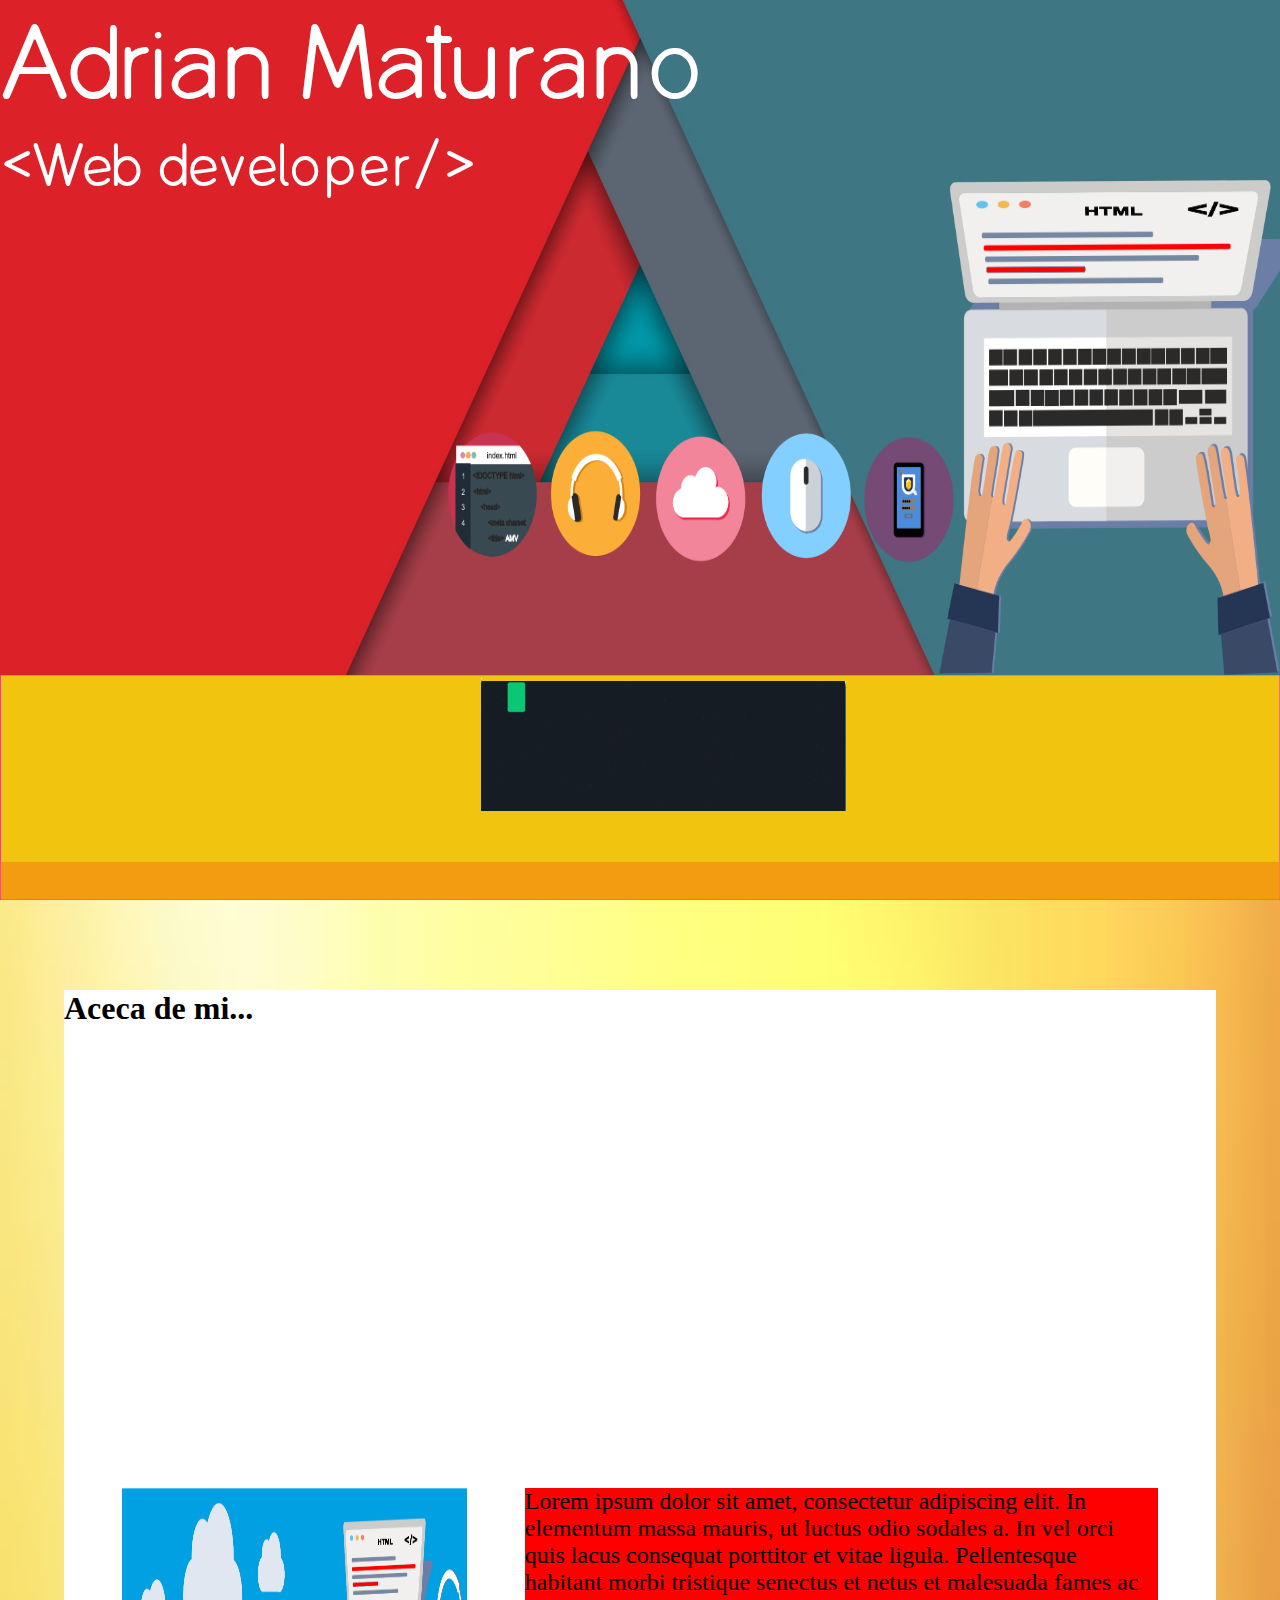
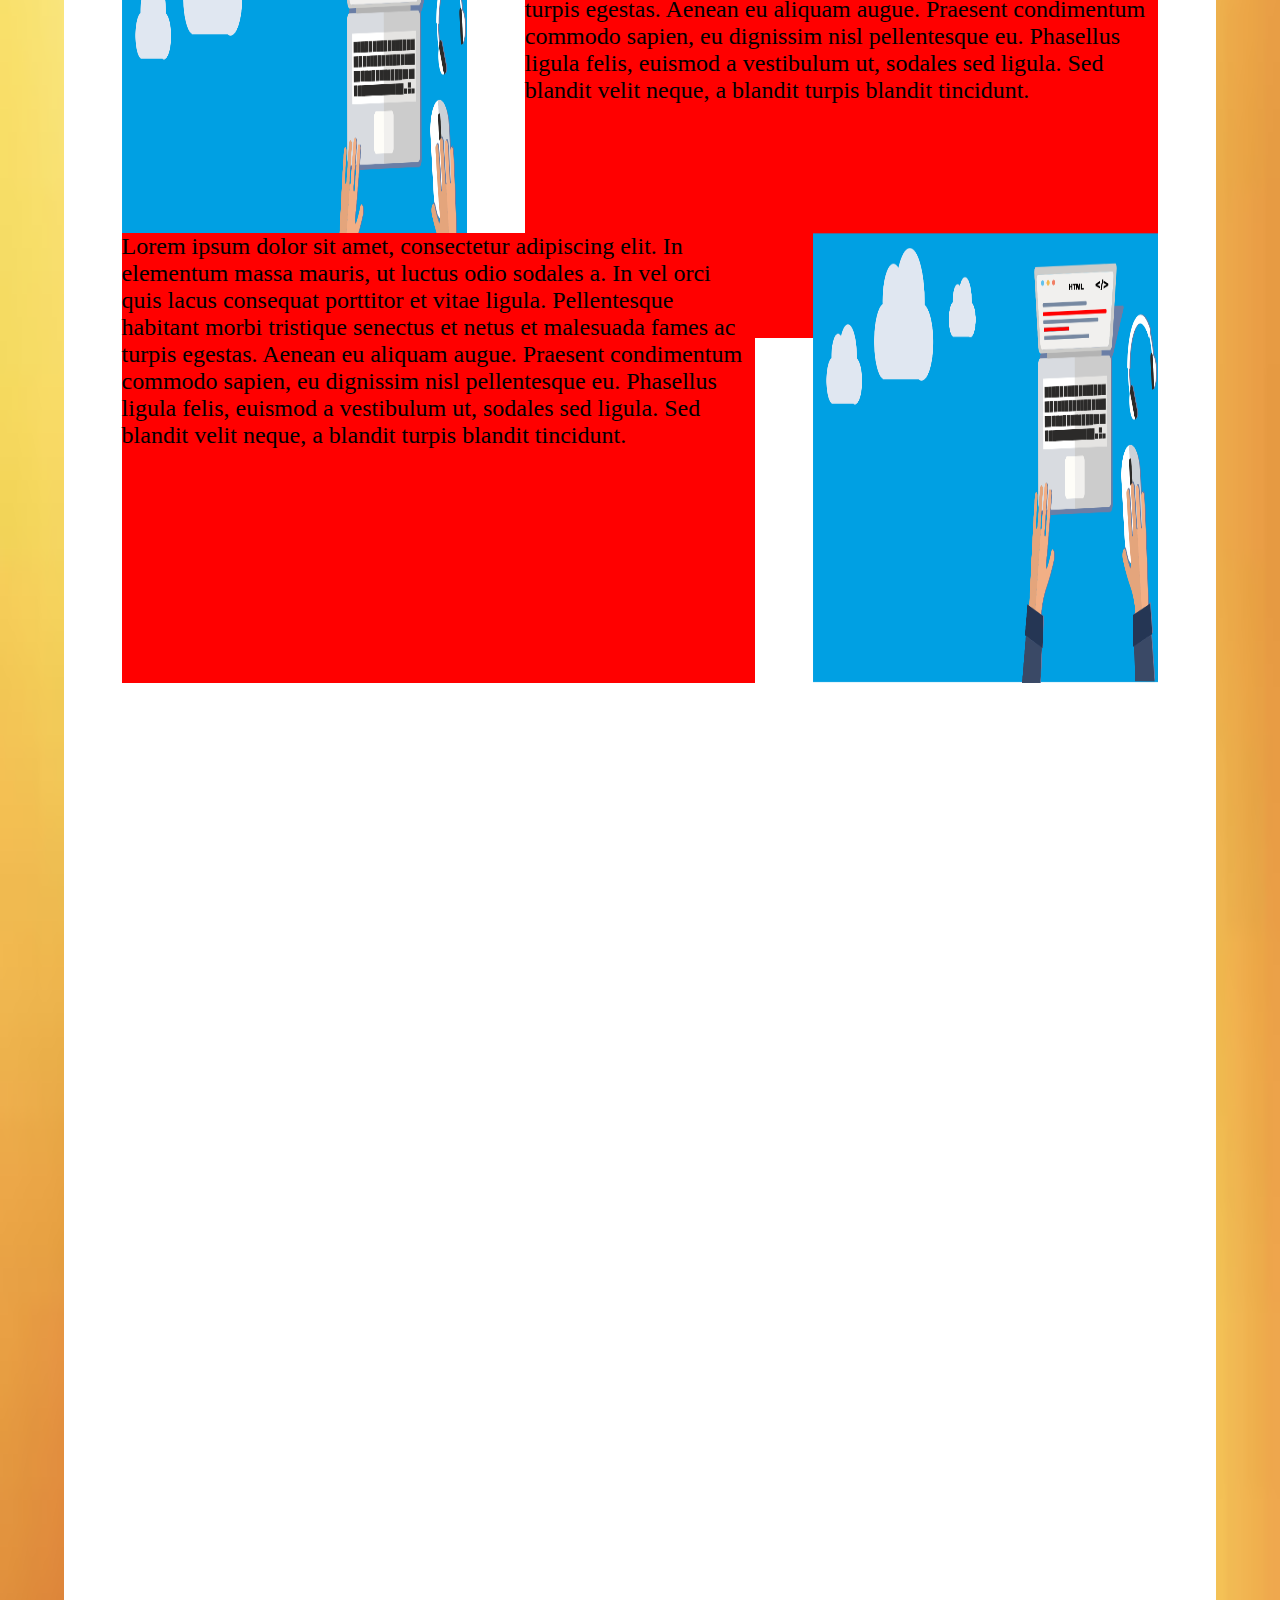
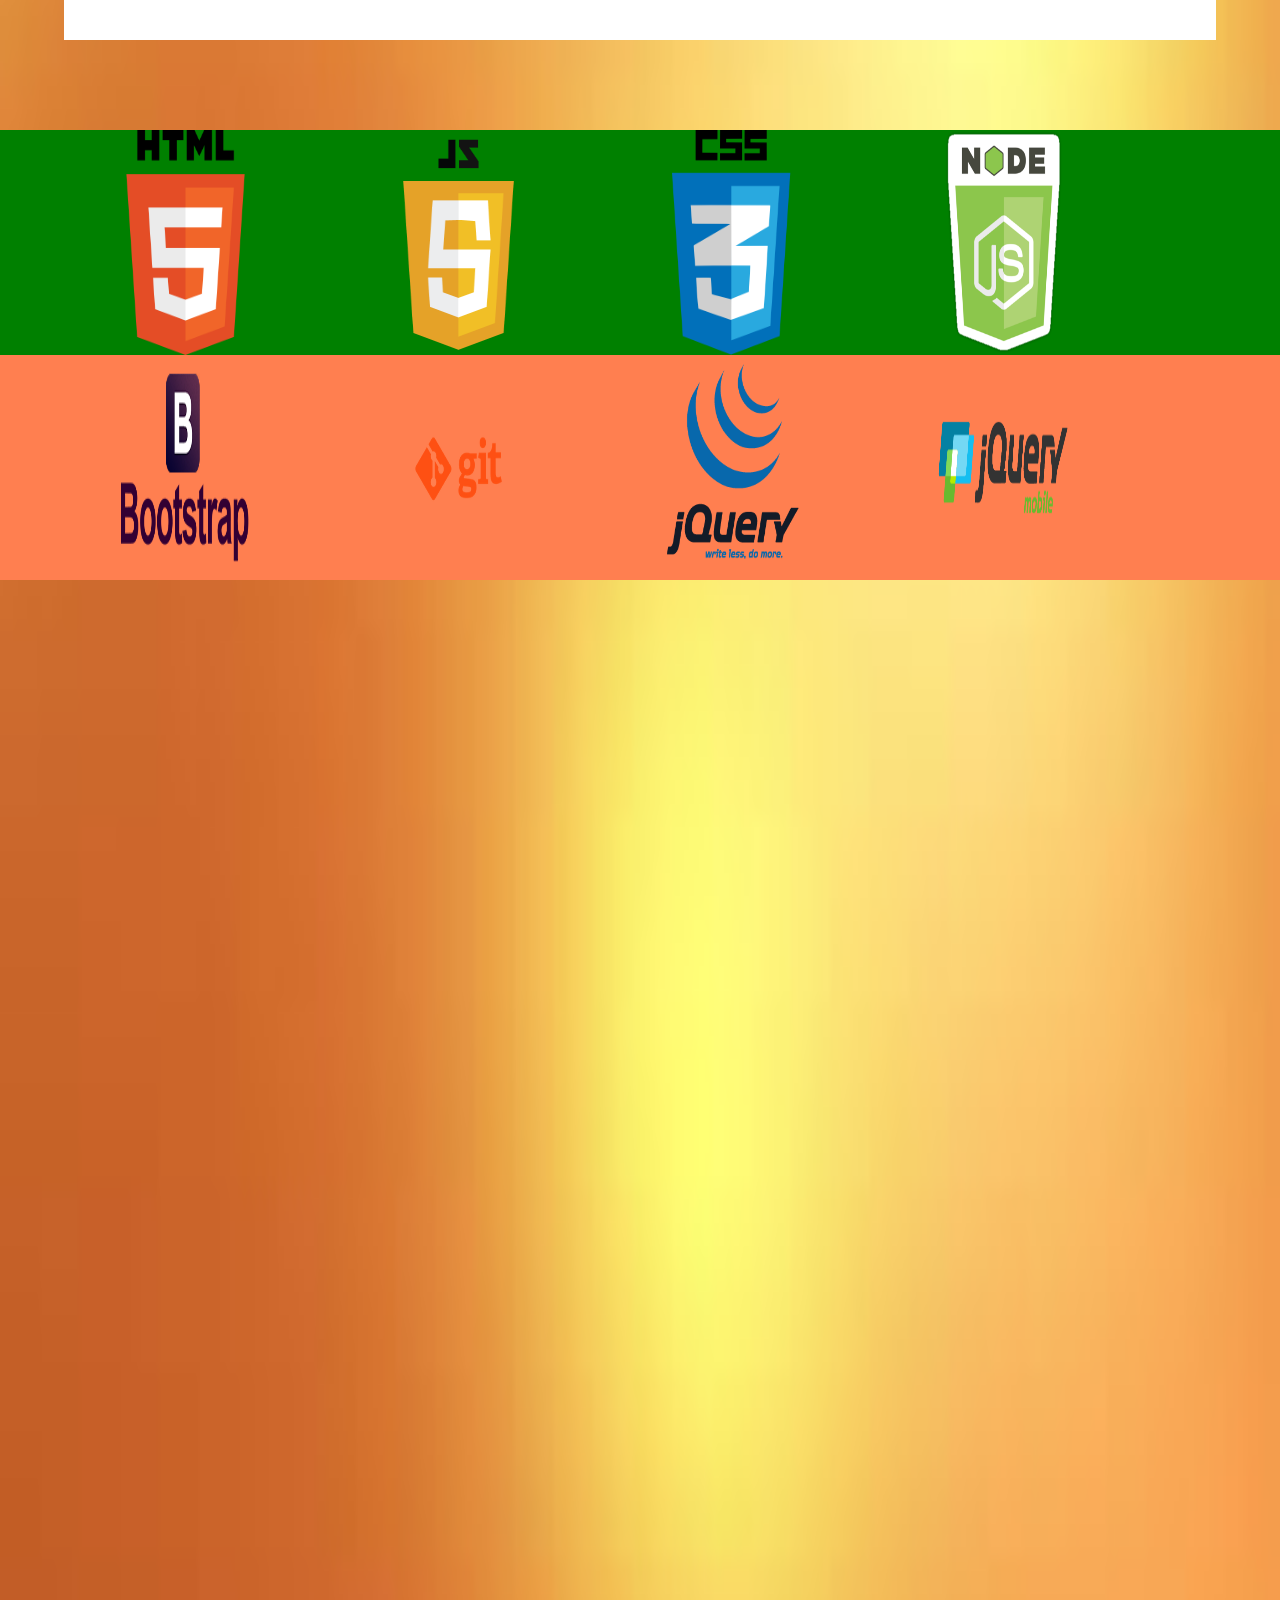
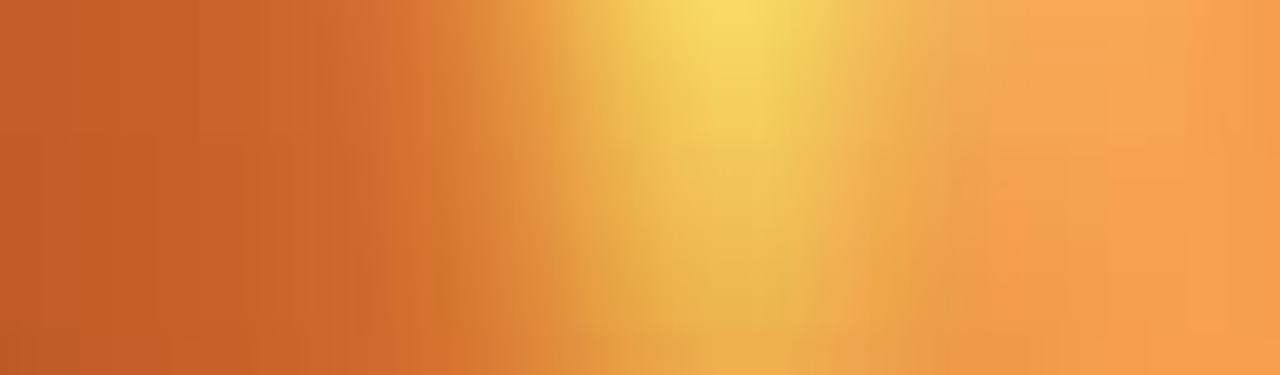
<file: static/index.html>
<!DOCTYPE html>
<html lang="en">
<head>
	<meta charset="UTF-8">
	<title>Adrian M</title>
	
	
	
	<link rel="stylesheet" href="css/animations.css">
	<link rel="stylesheet" href="css/style.css">
	
</head>
<body>
	
	<div id="mainHead">
		<img src="img/inicio.png" alt="inicio">
		<p><h1>Adrian Maturano</h1><h3>&ltWeb developer/&gt</h3></p>
	</div>
	
	
	<div id="contenido">
		
	
			<section id="bannerG"> <img src="img/2.gif" alt=""> </section>
			<section id="aboutme"> 
				<h1>Aceca de mi...</h1>
				<div class='animatedParent'>
						<div id="parrafoUno" class='animated bounceInDown'>
							
		
							<p>
								Lorem ipsum dolor sit amet, consectetur adipiscing elit. In elementum massa mauris, ut luctus odio sodales a. In vel orci quis lacus consequat porttitor et vitae ligula. Pellentesque habitant morbi tristique senectus et netus et malesuada fames ac turpis egestas. Aenean eu aliquam augue. Praesent condimentum commodo sapien, eu dignissim nisl pellentesque eu. Phasellus ligula felis, euismod a vestibulum ut, sodales sed ligula. Sed blandit velit neque, a blandit turpis blandit tincidunt.
		
							</p>
							
						</div> <!--div parafo uno-->
				</div> <!-- div animate -->
				
				<div class='animatedParent'>
					<img src="img/1.jpg" alt="" class='animated bounceInRight'>
				</div> <!-- div animate -->
				
				
				<div id="parrafoDos">
					<p>
						Lorem ipsum dolor sit amet, consectetur adipiscing elit. In elementum massa mauris, ut luctus odio sodales a. In vel orci quis lacus consequat porttitor et vitae ligula. Pellentesque habitant morbi tristique senectus et netus et malesuada fames ac turpis egestas. Aenean eu aliquam augue. Praesent condimentum commodo sapien, eu dignissim nisl pellentesque eu. Phasellus ligula felis, euismod a vestibulum ut, sodales sed ligula. Sed blandit velit neque, a blandit turpis blandit tincidunt.

					</p>
					
				</div><!--div parafo dos-->
				<img id="imgDos"src="img/1.png" alt="">
				
				<div id="parrafoTres">
					<p>
						Lorem ipsum dolor sit amet, consectetur adipiscing elit. In elementum massa mauris, ut luctus odio sodales a. In vel orci quis lacus consequat porttitor et vitae ligula. Pellentesque habitant morbi tristique senectus et netus et malesuada fames ac turpis egestas. Aenean eu aliquam augue. Praesent condimentum commodo sapien, eu dignissim nisl pellentesque eu. Phasellus ligula felis, euismod a vestibulum ut, sodales sed ligula. Sed blandit velit neque, a blandit turpis blandit tincidunt.
				</p>
					
					
					
				</div> <!--div parafo tres-->
				
				<img id="imgTres"src="img/1.png" alt="">
				
				
				
			</section>
			<section id="bannerT">
			<div id="primeraFila">
				<img src="img/h.png" alt="">
				<img src="img/j.png" alt="">
				<img src="img/css.png" alt="">
				<img src="img/node.png" alt="">	
			</div>
			<div id="segundaFila">
				<img src="img/bootstrap.png" alt="">
				<img src="img/git.png" alt="">	
				<img src="img/jquery.png" alt="">
				<img src="img/jquerym.png" alt="">	
			</div>	
			
			
			</section>
	</div><!-- div contenido-->
	
	<div id="skill">
	
	</div>
	
	
	<!-- Scripts -->
	<script src="js/jquery.js"></script>
	<script src="js/jquerya.js"></script>
	<script src="js/css3-animate-it.js"></script>
	
</body>

</html>
</file>
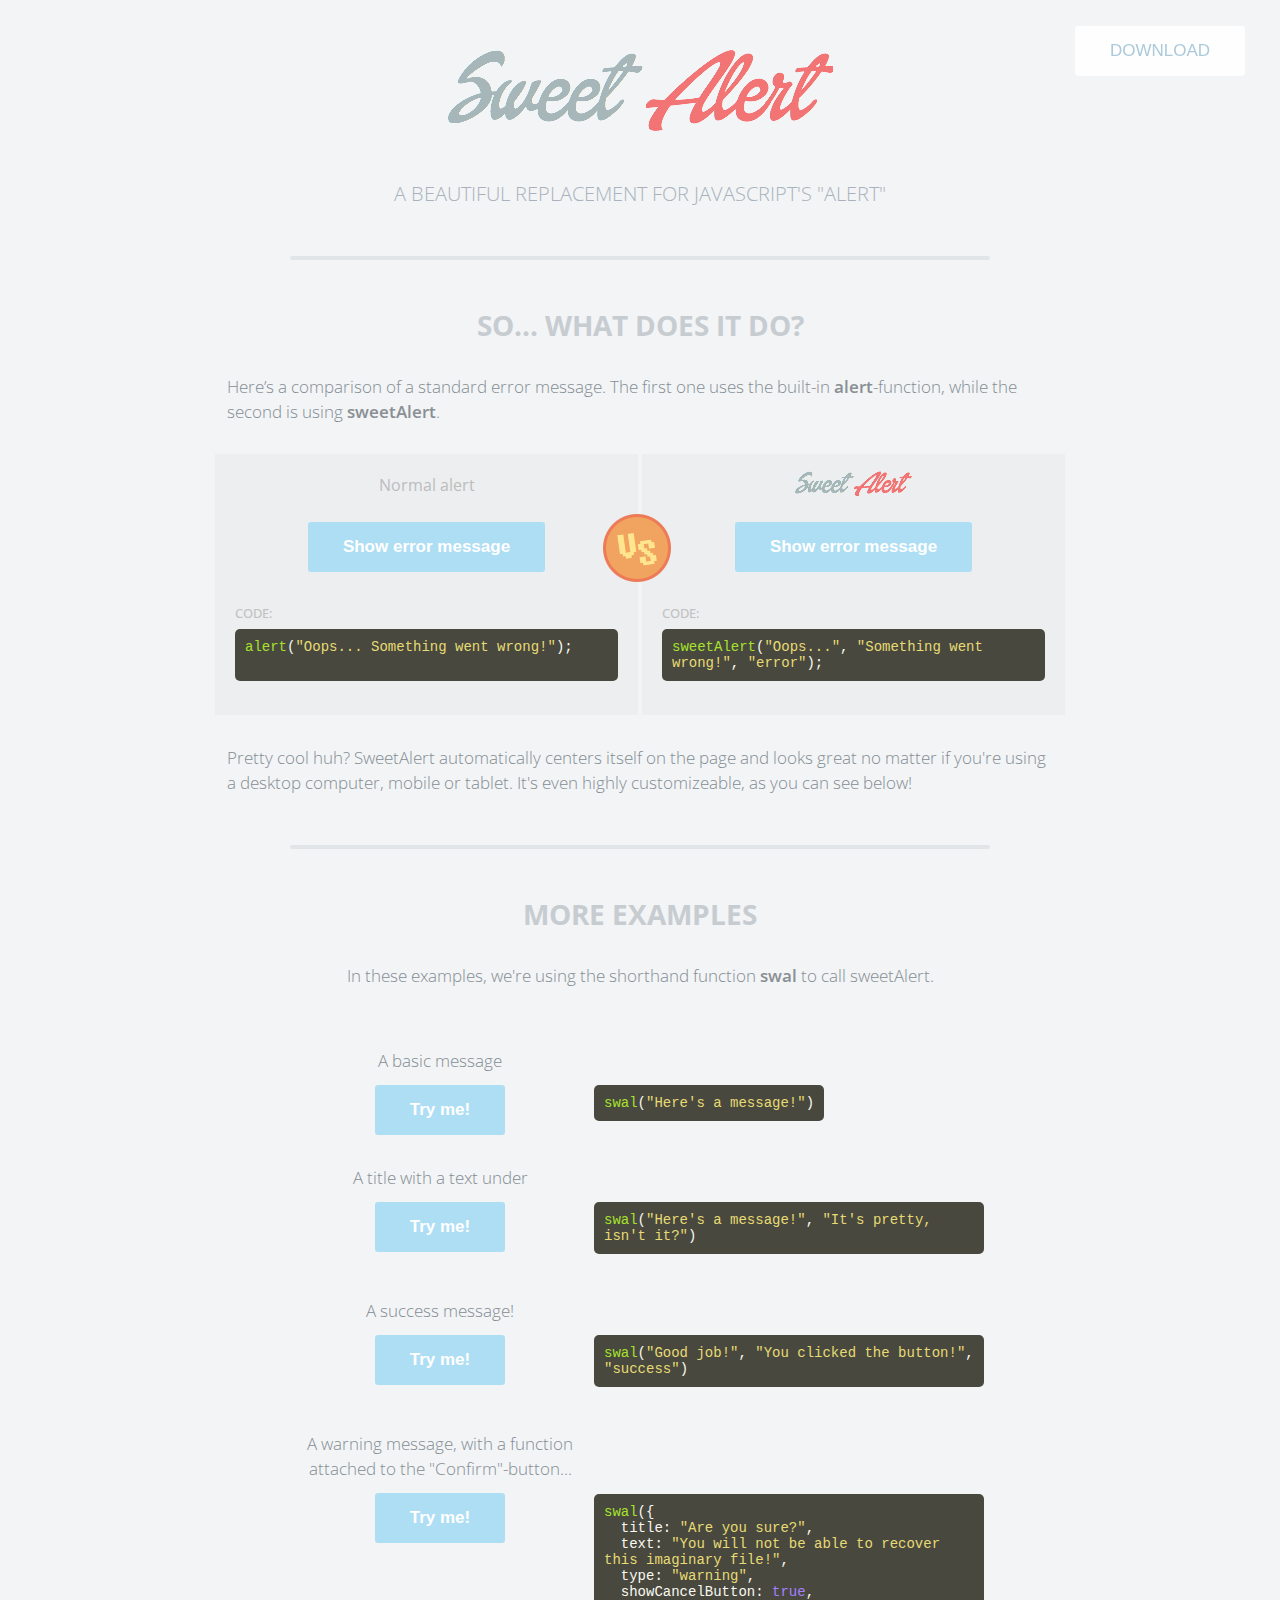
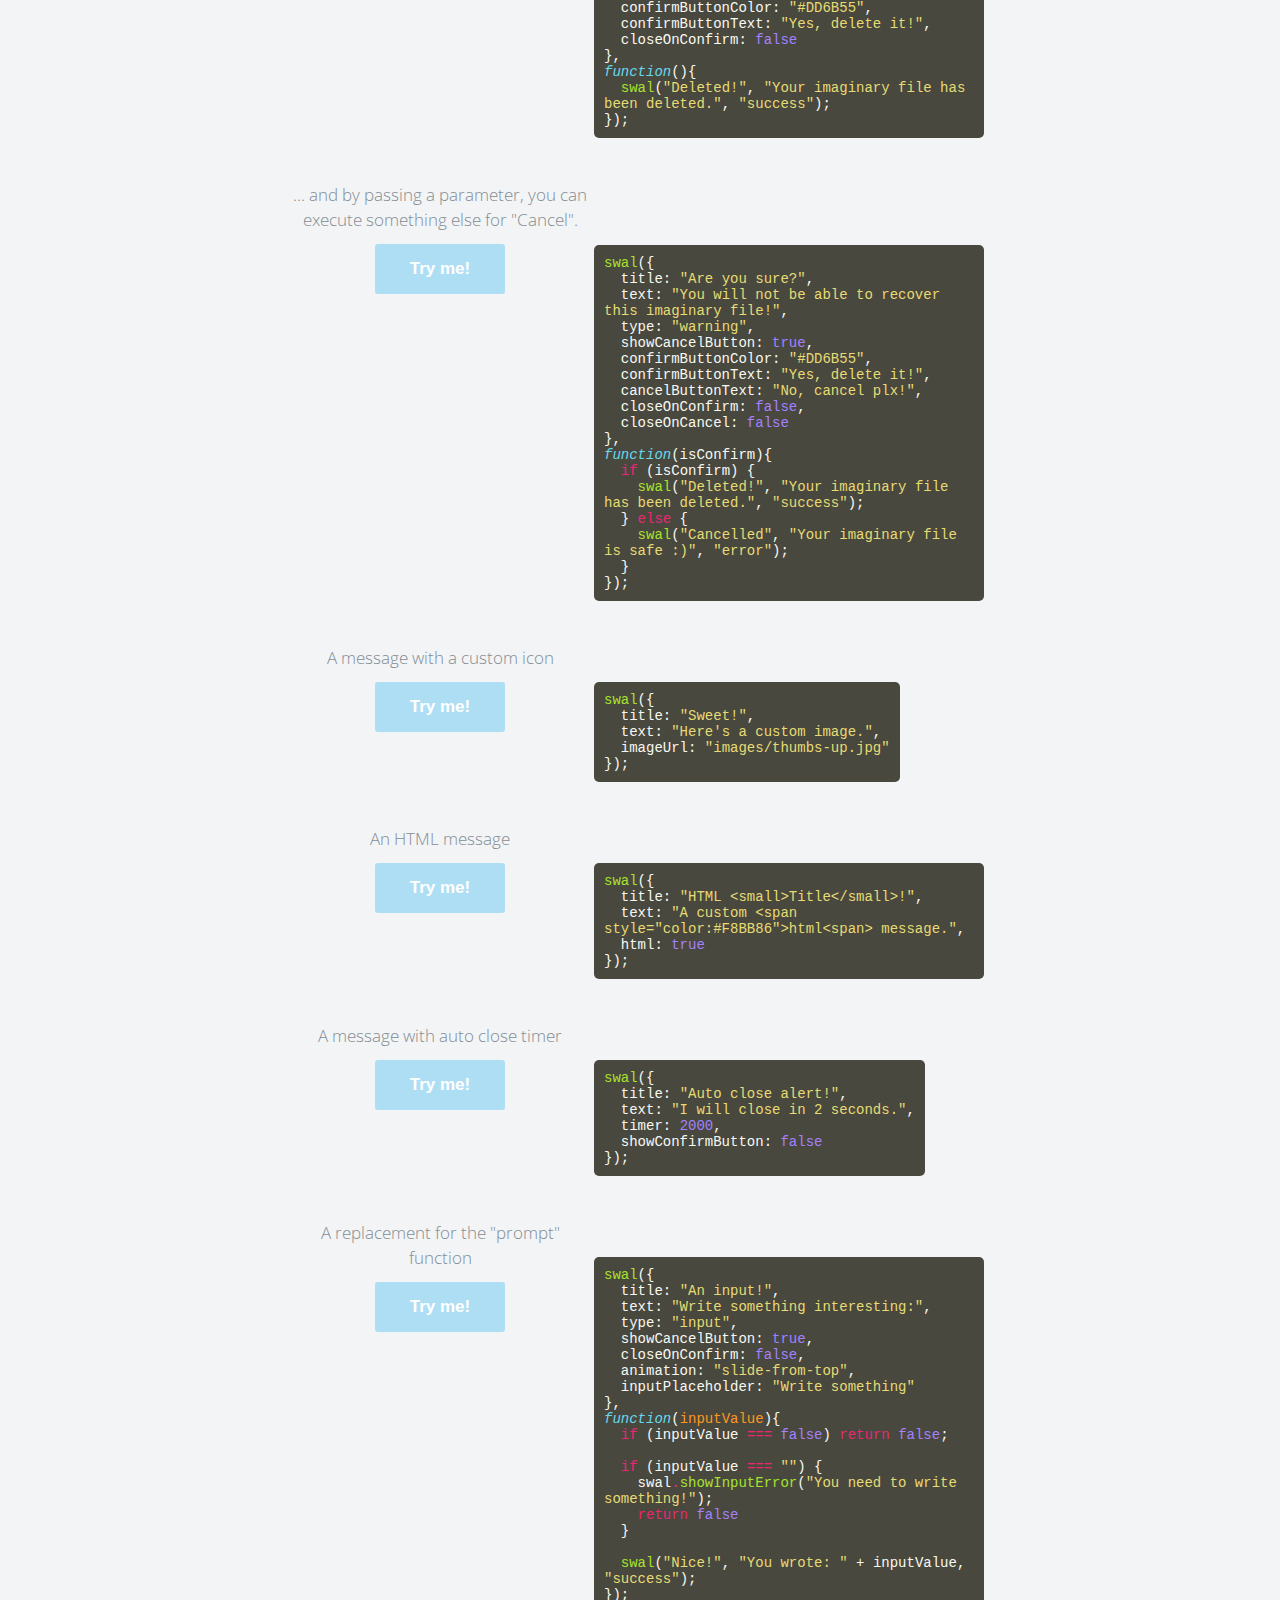
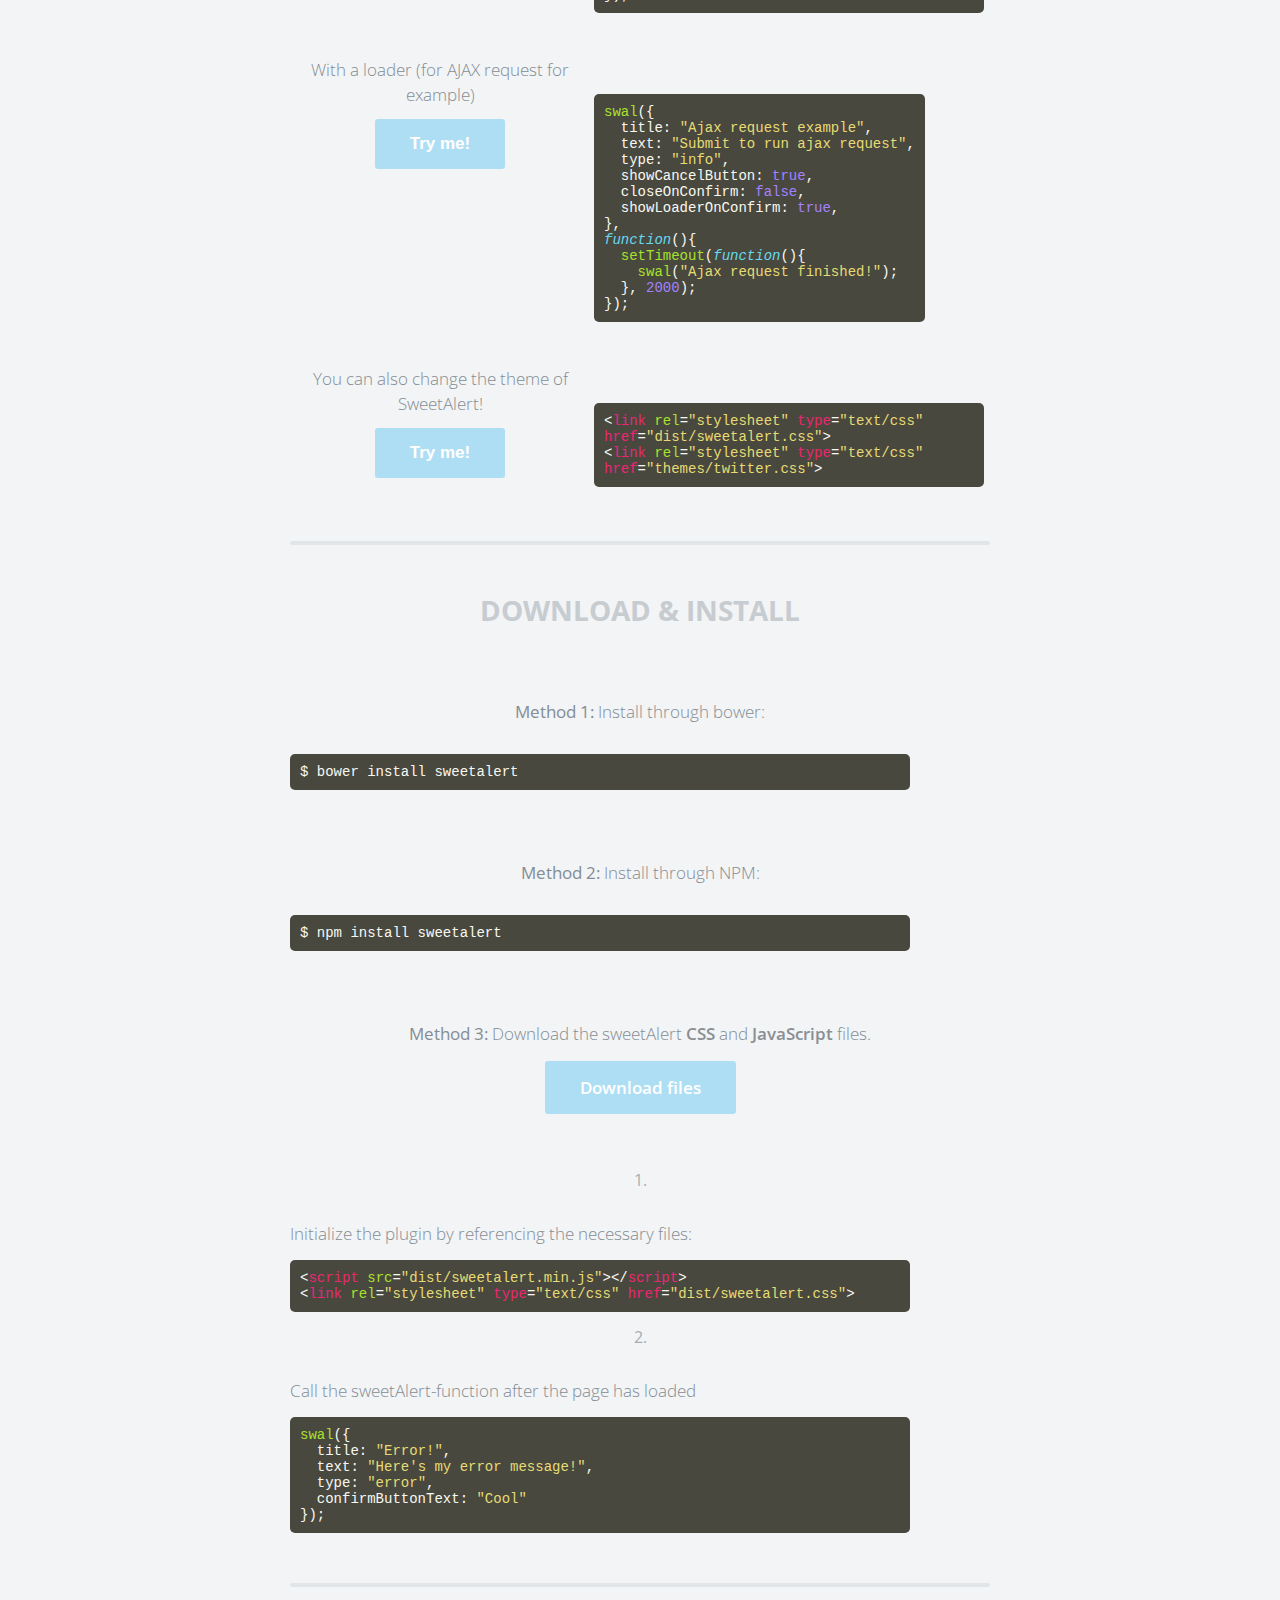
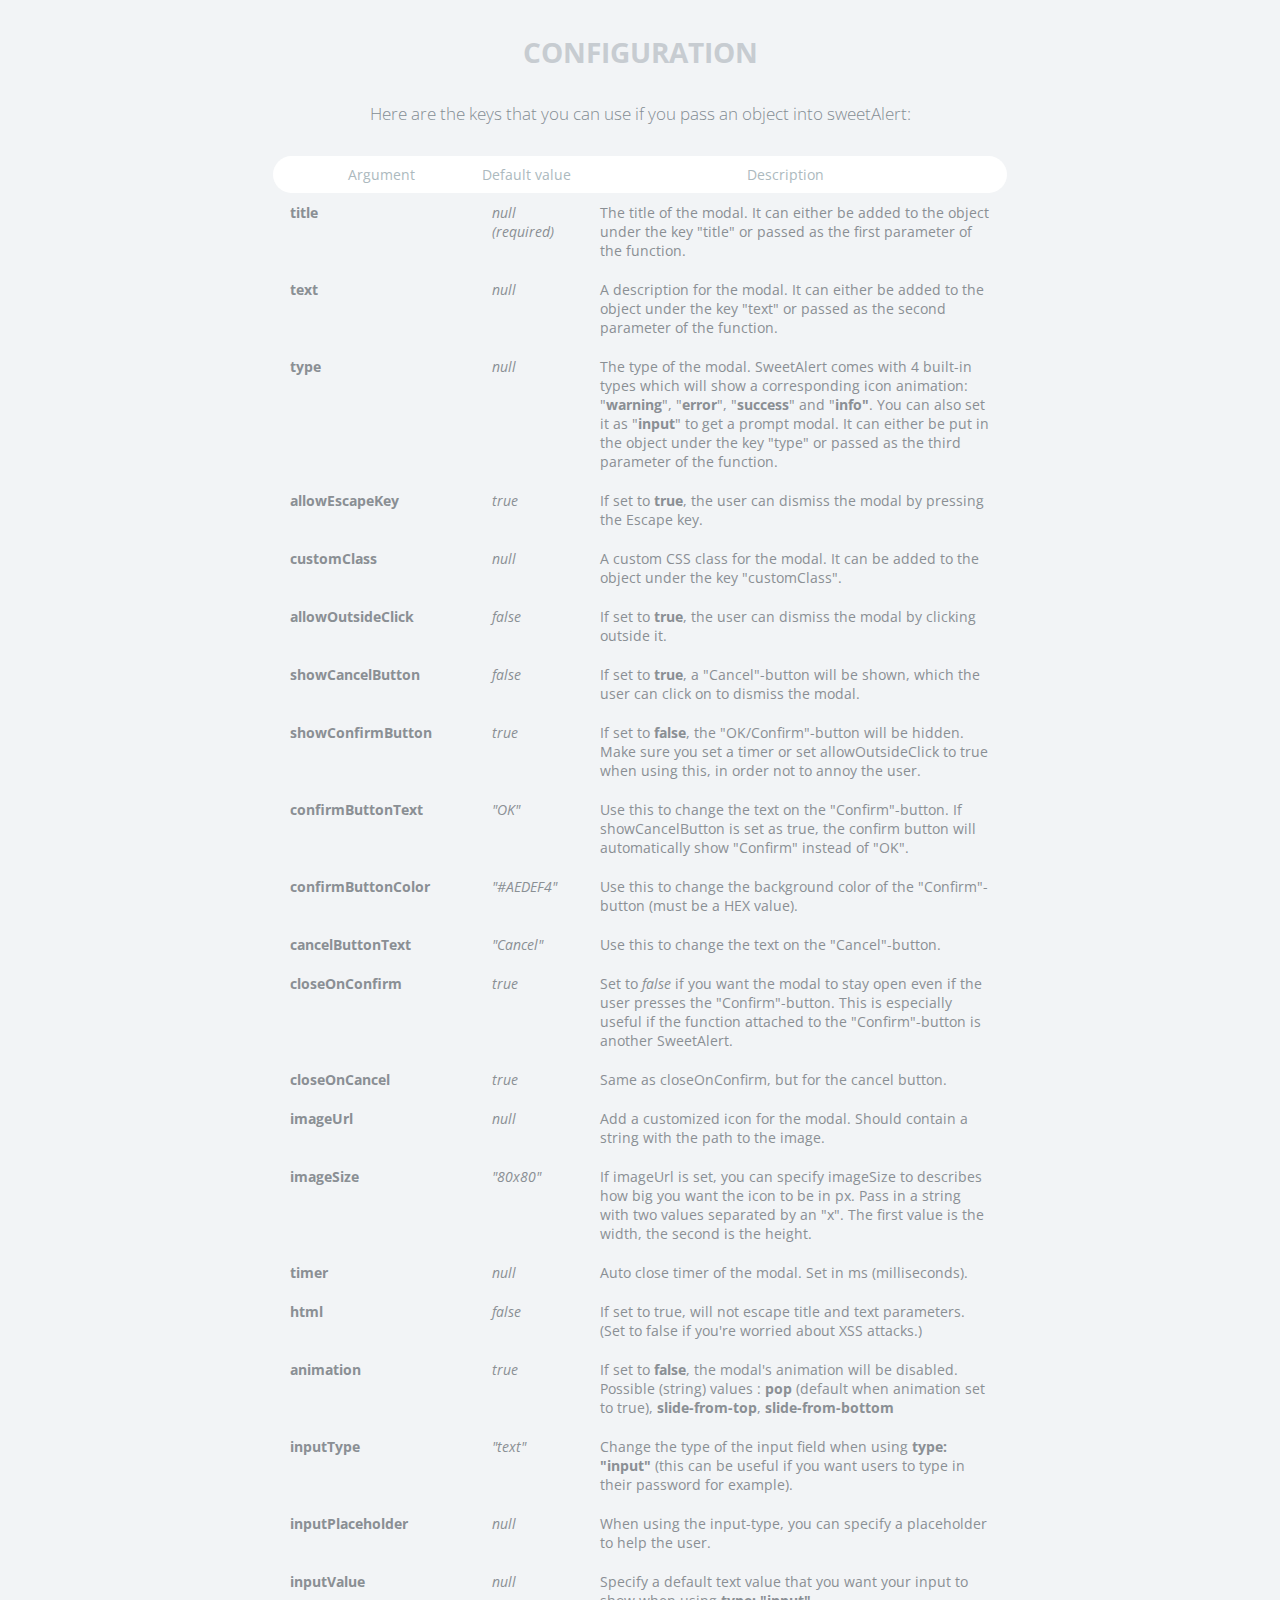
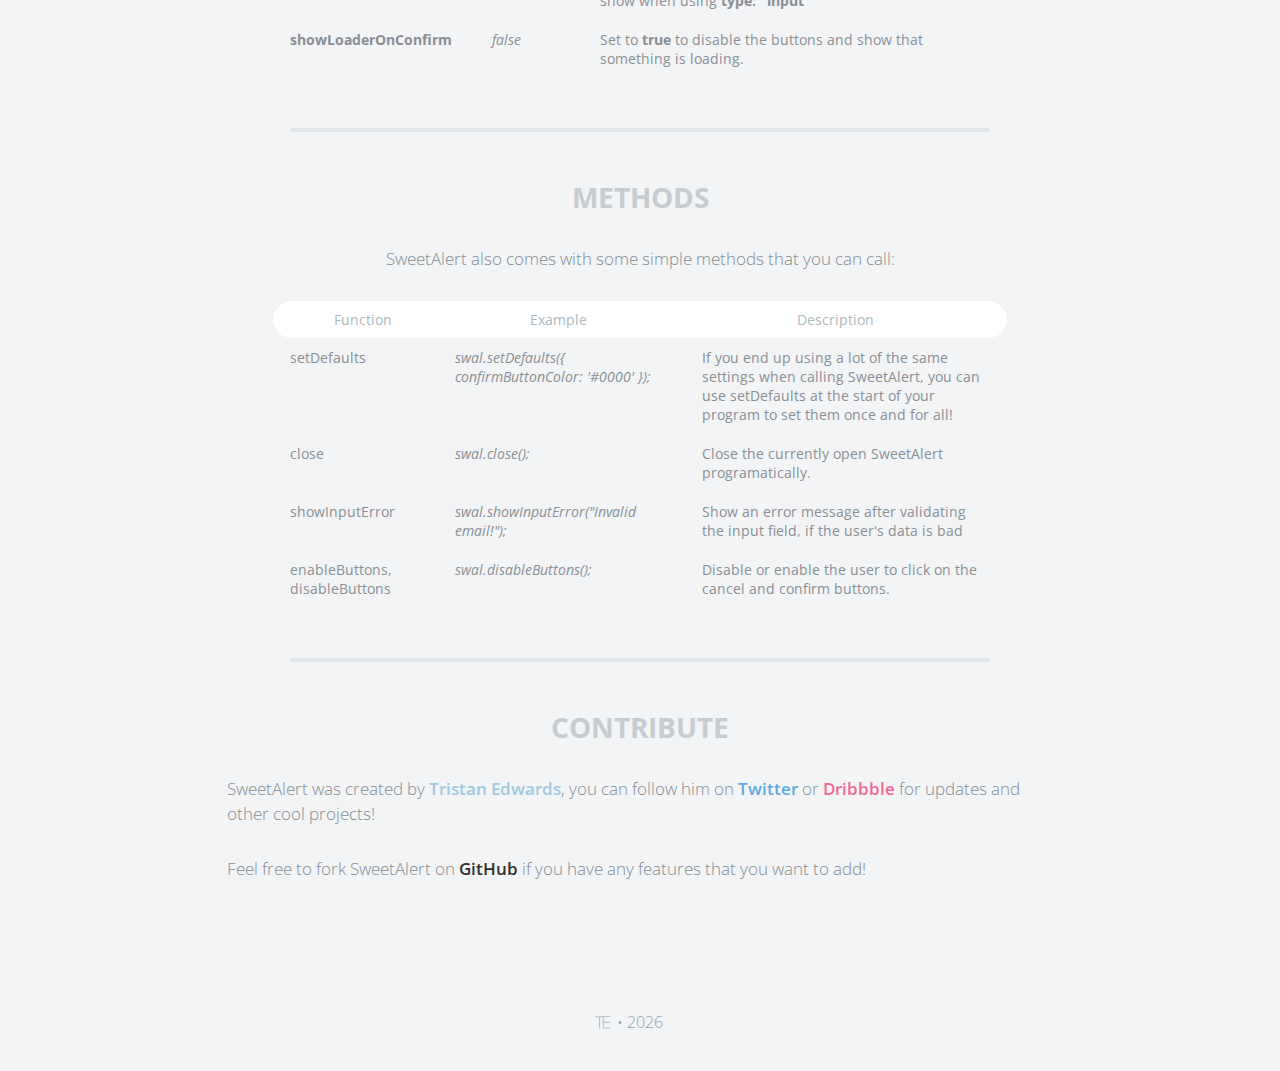
<file: static/vendor/sweetalert/index.html>
<!doctype html>

<html>

<head>
  <meta charset="utf-8">
  <meta name="viewport" content="width=device-width, initial-scale=1, maximum-scale=1, user-scalable=0" />
  <title>SweetAlert</title>

  <link rel="stylesheet" href="example/example.css">
  <script src="https://code.jquery.com/jquery-2.1.3.min.js"></script>

  <!-- This is what you need -->
  <script src="dist/sweetalert-dev.js"></script>
  <link rel="stylesheet" href="dist/sweetalert.css">
  <!--.......................-->

</head>

<body>

<h1>Sweet Alert</h1>
<h2>A beautiful replacement for JavaScript's "Alert"</h2>
<button class="download">Download</button>

<!-- What does it do? -->
<h3>So... What does it do?</h3>
<p>Here’s a comparison of a standard error message. The first one uses the built-in <strong>alert</strong>-function, while the second is using <strong>sweetAlert</strong>.</p>

<div class="showcase normal">
	<h4>Normal alert</h4>
	<button>Show error message</button>

	<h5>Code:</h5>
	<pre><span class="attr">alert</span>(<span class="str">"Oops... Something went wrong!"</span>);

	</pre>

	<div class="vs-icon"></div>
</div>

<div class="showcase sweet">
	<h4>Sweet Alert</h4>
	<button>Show error message</button>

	<h5>Code:</h5>
	<pre><span class="attr">sweetAlert</span>(<span class="str">"Oops..."</span>, <span class="str">"Something went wrong!"</span>, <span class="str">"error"</span>);</pre>
</div>

<p>Pretty cool huh? SweetAlert automatically centers itself on the page and looks great no matter if you're using a desktop computer, mobile or tablet. It's even highly customizeable, as you can see below!</p>


<!-- Examples -->
<h3>More examples</h3>

<p class="center">In these examples, we're using the shorthand function <strong>swal</strong> to call sweetAlert.</p>

<ul class="examples">

	<li class="message">
		<div class="ui">
			<p>A basic message</p>
			<button>Try me!</button>
		</div>
		<pre><span class="attr">swal</span>(<span class="str">"Here's a message!"</span>)</pre>
	</li>

	<li class="title-text">
		<div class="ui">
			<p>A title with a text under</p>
			<button>Try me!</button>
		</div>
		<pre><span class="attr">swal</span>(<span class="str">"Here's a message!"</span>, <span class="str">"It's pretty, isn't it?"</span>)</pre>
	</li>

	<li class="success">
		<div class="ui">
			<p>A success message!</p>
			<button>Try me!</button>
		</div>
		<pre><span class="attr">swal</span>(<span class="str">"Good job!"</span>, <span class="str">"You clicked the button!"</span>, <span class="str">"success"</span>)</pre>
	</li>

	<li class="warning confirm">
		<div class="ui">
			<p>A warning message, with a function attached to the "Confirm"-button...</p>
			<button>Try me!</button>
		</div>
		<pre><span class="attr">swal</span>({
&nbsp;&nbsp;title: <span class="str">"Are you sure?"</span>,
&nbsp;&nbsp;text: <span class="str">"You will not be able to recover this imaginary file!"</span>,
&nbsp;&nbsp;type: <span class="str">"warning"</span>,
&nbsp;&nbsp;showCancelButton: <span class="val">true</span>,
&nbsp;&nbsp;confirmButtonColor: <span class="str">"#DD6B55"</span>,
&nbsp;&nbsp;confirmButtonText: <span class="str">"Yes, delete it!"</span>,
&nbsp;&nbsp;closeOnConfirm: <span class="val">false</span>
},
<span class="func"><i>function</i></span>(){
&nbsp;&nbsp;<span class="attr">swal</span>(<span class="str">"Deleted!"</span>, <span class="str">"Your imaginary file has been deleted."</span>, <span class="str">"success"</span>);
});</pre>
	</li>

	<li class="warning cancel">
		<div class="ui">
			<p>... and by passing a parameter, you can execute something else for "Cancel".</p>
			<button>Try me!</button>
		</div>
		<pre><span class="attr">swal</span>({
&nbsp;&nbsp;title: <span class="str">"Are you sure?"</span>,
&nbsp;&nbsp;text: <span class="str">"You will not be able to recover this imaginary file!"</span>,
&nbsp;&nbsp;type: <span class="str">"warning"</span>,
&nbsp;&nbsp;showCancelButton: <span class="val">true</span>,
&nbsp;&nbsp;confirmButtonColor: <span class="str">"#DD6B55"</span>,
&nbsp;&nbsp;confirmButtonText: <span class="str">"Yes, delete it!"</span>,
&nbsp;&nbsp;cancelButtonText: <span class="str">"No, cancel plx!"</span>,
&nbsp;&nbsp;closeOnConfirm: <span class="val">false</span>,
&nbsp;&nbsp;closeOnCancel: <span class="val">false</span>
},
<span class="func"><i>function</i></span>(isConfirm){
&nbsp;&nbsp;<span class="tag">if</span> (isConfirm) {
&nbsp;&nbsp;&nbsp;&nbsp;<span class="attr">swal</span>(<span class="str">"Deleted!"</span>, <span class="str">"Your imaginary file has been deleted."</span>, <span class="str">"success"</span>);
&nbsp;&nbsp;} <span class="tag">else</span> {
	&nbsp;&nbsp;&nbsp;&nbsp;<span class="attr">swal</span>(<span class="str">"Cancelled"</span>, <span class="str">"Your imaginary file is safe :)"</span>, <span class="str">"error"</span>);
&nbsp;&nbsp;}
});</pre>
	</li>

	<li class="custom-icon">
		<div class="ui">
			<p>A message with a custom icon</p>
			<button>Try me!</button>
		</div>
		<pre><span class="attr">swal</span>({
&nbsp;&nbsp;title: <span class="str">"Sweet!"</span>,
&nbsp;&nbsp;text: <span class="str">"Here's a custom image."</span>,
&nbsp;&nbsp;imageUrl: <span class="str">"images/thumbs-up.jpg"</span>
});</pre>
	</li>

	<li class="message-html">
		<div class="ui">
			<p>An HTML message</p>
			<button>Try me!</button>
		</div>
		<pre><span class="attr">swal</span>({
&nbsp;&nbsp;title: <span class="str">"HTML &lt;small&gt;Title&lt;/small&gt;!"</span>,
&nbsp;&nbsp;text: <span class="str">"A custom &lt;span style="color:#F8BB86"&gt;html&lt;span&gt; message."</span>,
&nbsp;&nbsp;html: <span class="val">true</span>
});</pre>
	</li>

	<li class="timer">
		<div class="ui">
			<p>A message with auto close timer</p>
			<button>Try me!</button>
		</div>
		<pre><span class="attr">swal</span>({
&nbsp;&nbsp;title: <span class="str">"Auto close alert!"</span>,
&nbsp;&nbsp;text: <span class="str">"I will close in 2 seconds."</span>,
&nbsp;&nbsp;timer: <span class="val">2000</span>,
&nbsp;&nbsp;showConfirmButton: <span class="val">false</span>
});</pre>
	</li>


	<li class="input">
		<div class="ui">
			<p>A replacement for the "prompt" function</p>
			<button>Try me!</button>
		</div>
		<pre><span class="attr">swal</span>({
&nbsp;&nbsp;title: <span class="str">"An input!"</span>,
&nbsp;&nbsp;text: <span class="str">"Write something interesting:"</span>,
&nbsp;&nbsp;type: <span class="str">"input"</span>,
&nbsp;&nbsp;showCancelButton: <span class="val">true</span>,
&nbsp;&nbsp;closeOnConfirm: <span class="val">false</span>,
&nbsp;&nbsp;animation: <span class="str">"slide-from-top"</span>,
&nbsp;&nbsp;inputPlaceholder: <span class="str">"Write something"</span>
},
<span class="func"><i>function</i></span>(<span class="arg">inputValue</span>){
&nbsp;&nbsp;<span class="tag">if</span> (inputValue <span class="tag">===</span> <span class="val">false</span>) <span class="tag">return</span> <span class="val">false</span>;
&nbsp;&nbsp;
&nbsp;&nbsp;<span class="tag">if</span> (inputValue <span class="tag">===</span> <span class="str">""</span>) {
&nbsp;&nbsp;&nbsp;&nbsp;swal<span class="tag">.</span><span class="attr">showInputError</span>(<span class="str">"You need to write something!"</span>);
&nbsp;&nbsp;&nbsp;&nbsp;<span class="tag">return</span> <span class="val">false</span>
&nbsp;&nbsp;}
&nbsp;&nbsp;
&nbsp;&nbsp;<span class="attr">swal</span>(<span class="str">"Nice!"</span>, <span class="str">"You wrote: "</span> + inputValue, <span class="str">"success"</span>);
});</pre>
	</li>

  <li class="ajax">
    <div class="ui">
			<p>With a loader (for AJAX request for example)</p>
			<button>Try me!</button>
		</div>
		<pre><span class="attr">swal</span>({
&nbsp;&nbsp;title: <span class="str">"Ajax request example"</span>,
&nbsp;&nbsp;text: <span class="str">"Submit to run ajax request"</span>,
&nbsp;&nbsp;type: <span class="str">"info"</span>,
&nbsp;&nbsp;showCancelButton: <span class="val">true</span>,
&nbsp;&nbsp;closeOnConfirm: <span class="val">false</span>,
&nbsp;&nbsp;showLoaderOnConfirm: <span class="val">true</span>,
},
<span class="func"><i>function</i></span>(){
&nbsp;&nbsp;<span class="attr">setTimeout</span>(<span class="func"><i>function</i></span>(){
&nbsp;&nbsp;&nbsp;&nbsp;<span class="attr">swal</span>(<span class="str">"Ajax request finished!"</span>);
&nbsp;&nbsp;}, <span class="val">2000</span>);
});</pre>
	</li>

	<li class="theme">
		<div class="ui">
			<p>You can also change the theme of SweetAlert!</p>
			<button>Try me!</button>
		</div>
		<pre>&lt;<span class="tag">link</span> <span class="attr">rel</span>=<span class="str">"stylesheet"</span> <span class="tag">type</span>=<span class="str">"text/css"</span> <span class="tag">href</span>=<span class="str">"dist/sweetalert.css"</span>&gt;
			&lt;<span class="tag">link</span> <span class="attr">rel</span>=<span class="str">"stylesheet"</span> <span class="tag">type</span>=<span class="str">"text/css"</span> <span class="tag">href</span>=<span class="str">"themes/twitter.css"</span>&gt;</pre>
	</li>

</ul>


<!-- Download & Install -->
<h3 id="download-section">Download & install</h3>

<div class="center-container">
	<p class="center"><b>Method 1:</b> Install through bower:</p>
	<pre class="center">$ bower install sweetalert</pre>
</div>

<div class="center-container">
	<p class="center"><b>Method 2:</b> Install through NPM:</p>
	<pre class="center">$ npm install sweetalert</pre>
</div>

<p class="center"><b>Method 3:</b> Download the sweetAlert <strong>CSS</strong> and <strong>JavaScript</strong> files.</p>

<a class="button" href="https://github.com/t4t5/sweetalert/archive/master.zip" download>Download files</a>

<ol>
	<li>
		<p>Initialize the plugin by referencing the necessary files:</p>
		<pre>&lt;<span class="tag">script</span> <span class="attr">src</span>=<span class="str">"dist/sweetalert.min.js"</span>&gt;&lt;/<span class="tag">script</span>&gt;
&lt;<span class="tag">link</span> <span class="attr">rel</span>=<span class="str">"stylesheet"</span> <span class="tag">type</span>=<span class="str">"text/css"</span> <span class="tag">href</span>=<span class="str">"dist/sweetalert.css"</span>&gt;</pre>
	</li>

	<li>
		<p>Call the sweetAlert-function after the page has loaded</p>
		<pre><span class="attr">swal</span>({
&nbsp;&nbsp;title: <span class="str">"Error!"</span>,
&nbsp;&nbsp;text: <span class="str">"Here's my error message!"</span>,
&nbsp;&nbsp;type: <span class="str">"error"</span>,
&nbsp;&nbsp;confirmButtonText: <span class="str">"Cool"</span>
});
</pre>
	</li>
</ol>



<!-- Configuration -->
<h3>Configuration</h3>

<p class="center">Here are the keys that you can use if you pass an object into sweetAlert:</p>

<table>
	<tr class="titles">
		<th>
			<div class="border-left"></div>
			Argument
		</th>
		<th>Default value</th>
		<th>
			<div class="border-right"></div>
			Description
		</th>
	</tr>
	<tr>
		<td><b>title</b></td>
		<td><i>null (required)</i></td>
		<td>The title of the modal. It can either be added to the object under the key "title" or passed as the first parameter of the function.</td>
	</tr>
	<tr>
		<td><b>text</b></td>
		<td><i>null</i></td>
		<td>A description for the modal. It can either be added to the object under the key "text" or passed as the second parameter of the function.</td>
	</tr>
	<tr>
		<td><b>type</b></td>
		<td><i>null</i></td>
		<td>The type of the modal. SweetAlert comes with 4 built-in types which will show a corresponding icon animation: "<strong>warning</strong>", "<strong>error</strong>", "<strong>success</strong>" and "<strong>info"</strong>. You can also set it as "<strong>input</strong>" to get a prompt modal. It can either be put in the object under the key "type" or passed as the third parameter of the function.</td>
	</tr>
    <tr>
      <td><b>allowEscapeKey</b></td>
      <td><i>true</i></td>
      <td>If set to <strong>true</strong>, the user can dismiss the modal by pressing the Escape key.</td>
    </tr>
	<tr>
		<td><b>customClass</b></td>
		<td><i>null</i></td>
		<td>A custom CSS class for the modal. It can be added to the object under the key "customClass".</td>
	</tr>
	<tr>
		<td><b>allowOutsideClick</b></td>
		<td><i>false</i></td>
		<td>If set to <strong>true</strong>, the user can dismiss the modal by clicking outside it.</td>
	</tr>
	<tr>
		<td><b>showCancelButton</b></td>
		<td><i>false</i></td>
		<td>If set to <strong>true</strong>, a "Cancel"-button will be shown, which the user can click on to dismiss the modal.</td>
	</tr>
	<tr>
		<td><b>showConfirmButton</b></td>
		<td><i>true</i></td>
		<td>If set to <strong>false</strong>, the "OK/Confirm"-button will be hidden. Make sure you set a timer or set allowOutsideClick to true when using this, in order not to annoy the user.</td>
	</tr>
	<tr>
		<td><b>confirmButtonText</b></td>
		<td><i>"OK"</i></td>
		<td>Use this to change the text on the "Confirm"-button. If showCancelButton is set as true, the confirm button will automatically show "Confirm" instead of "OK".</td>
	</tr>
	<tr>
		<td><b>confirmButtonColor</b></td>
		<td><i>"#AEDEF4"</i></td>
		<td>Use this to change the background color of the "Confirm"-button (must be a HEX value).</td>
	</tr>
	<tr>
		<td><b>cancelButtonText</b></td>
		<td><i>"Cancel"</i></td>
		<td>Use this to change the text on the "Cancel"-button.</td>
	</tr>
	<tr>
		<td><b>closeOnConfirm</b></td>
		<td><i>true</i></td>
		<td>Set to <i>false</i> if you want the modal to stay open even if the user presses the "Confirm"-button. This is especially useful if the function attached to the "Confirm"-button is another SweetAlert.</td>
	</tr>
	<tr>
		<td><b>closeOnCancel</b></td>
		<td><i>true</i></td>
		<td>Same as closeOnConfirm, but for the cancel button.</td>
	</tr>
	<tr>
		<td><b>imageUrl</b></td>
		<td><i>null</i></td>
		<td>Add a customized icon for the modal. Should contain a string with the path to the image.</td>
	</tr>
	<tr>
		<td><b>imageSize</b></td>
		<td><i>"80x80"</i></td>
		<td>If imageUrl is set, you can specify imageSize to describes how big you want the icon to be in px. Pass in a string with two values separated by an "x". The first value is the width, the second is the height.</td>
	</tr>
	<tr>
		<td><b>timer</b></td>
		<td><i>null</i></td>
		<td>Auto close timer of the modal. Set in ms (milliseconds).</td>
	</tr>
	<tr>
		<td><b>html</b></td>
		<td><i>false</i></td>
		<td>If set to true, will not escape title and text parameters. (Set to false if you're worried about XSS attacks.)</td>
	</tr>
	<tr>
		<td><b>animation</b></td>
		<td><i>true</i></td>
		<td>If set to <strong>false</strong>, the modal's animation will be disabled. Possible (string) values : <strong>pop</strong> (default when animation set to true), <strong>slide-from-top</strong>, <strong>slide-from-bottom</strong></td>
	</tr>
	<tr>
		<td><b>inputType</b></td>
		<td><i>"text"</i></td>
		<td>Change the type of the input field when using <strong>type: "input"</strong> (this can be useful if you want users to type in their password for example).</td>
	</tr>
	<tr>
		<td><b>inputPlaceholder</b></td>
		<td><i>null</i></td>
		<td>When using the input-type, you can specify a placeholder to help the user.</td>
	</tr>
	<tr>
		<td><b>inputValue</b></td>
		<td><i>null</i></td>
		<td>Specify a default text value that you want your input to show when using <strong>type: "input"</strong></td>
	</tr>
	<tr>
		<td><b>showLoaderOnConfirm</b></td>
		<td><i>false</i></td>
    <td>Set to <strong>true</strong> to disable the buttons and show that something is loading.</td>
	</tr>
</table>


<!-- Methods -->
<h3>Methods</h3>

<p class="center">SweetAlert also comes with some simple methods that you can call:</p>

<table>
	<tr class="titles">
		<th>
			<div class="border-left"></div>
			Function
		</th>
		<th>Example</th>
		<th>
			<div class="border-right"></div>
			Description
		</th>
	</tr>
	<tr>
		<td>setDefaults</td>
		<td><i>swal.setDefaults({ confirmButtonColor: '#0000' });</i></td>
		<td>If you end up using a lot of the same settings when calling SweetAlert, you can use setDefaults at the start of your program to set them once and for all!</td>
	</tr>
	<tr>
		<td>close</td>
		<td><i>swal.close();</i></td>
		<td>Close the currently open SweetAlert programatically.</td>
	</tr>
	<tr>
		<td>showInputError</td>
		<td><i>swal.showInputError("Invalid email!");</i></td>
		<td>Show an error message after validating the input field, if the user's data is bad</td>
	</tr>
	<tr>
		<td>enableButtons, disableButtons</td>
		<td><i>swal.disableButtons();</i></td>
		<td>Disable or enable the user to click on the cancel and confirm buttons.</td>
	</tr>
</table>



<!-- Contribute -->
<h3>Contribute</h3>
<p>SweetAlert was created by <a href="http://tristanedwards.me" target="_blank">Tristan Edwards</a>, you can follow him on <a href="https://twitter.com/t4t5" target="_blank" class="twitter">Twitter</a> or <a href="https://dribbble.com/tristanedwards" target="_blank" class="dribbble">Dribbble</a> for updates and other cool projects!</p>
<p>Feel free to fork SweetAlert on <a href="https://github.com/t4t5/sweetalert" class="github">GitHub</a> if you have any features that you want to add!</p>


<footer>
	<span class="te-logo">TE</span> • <script>document.write(new Date().getFullYear())</script>
</footer>


<script>

document.querySelector('button.download').onclick = function(){
	$("html, body").animate({ scrollTop: $("#download-section").offset().top }, 1000);
};

document.querySelector('.showcase.normal button').onclick = function(){
	alert("Oops... Something went wrong!");
};

document.querySelector('.showcase.sweet button').onclick = function(){
	swal("Oops...", "Something went wrong!", "error");
};

document.querySelector('ul.examples li.message button').onclick = function(){
	swal("Here's a message!");
};

document.querySelector('ul.examples li.timer button').onclick = function(){
	swal({
		title: "Auto close alert!",
		text: "I will close in 2 seconds.",
		timer: 2000,
		showConfirmButton: false
	});
};

document.querySelector('ul.examples li.title-text button').onclick = function(){
	swal("Here's a message!", "It's pretty, isn't it?");
};

document.querySelector('ul.examples li.success button').onclick = function(){
	swal("Good job!", "You clicked the button!", "success");
};

document.querySelector('ul.examples li.warning.confirm button').onclick = function(){
	swal({
		title: "Are you sure?",
		text: "You will not be able to recover this imaginary file!",
		type: "warning",
		showCancelButton: true,
		confirmButtonColor: '#DD6B55',
		confirmButtonText: 'Yes, delete it!',
		closeOnConfirm: false
	},
	function(){
		swal("Deleted!", "Your imaginary file has been deleted!", "success");
	});
};

document.querySelector('ul.examples li.warning.cancel button').onclick = function(){
	swal({
		title: "Are you sure?",
		text: "You will not be able to recover this imaginary file!",
		type: "warning",
		showCancelButton: true,
		confirmButtonColor: '#DD6B55',
		confirmButtonText: 'Yes, delete it!',
		cancelButtonText: "No, cancel plx!",
		closeOnConfirm: false,
		closeOnCancel: false
	},
	function(isConfirm){
    if (isConfirm){
      swal("Deleted!", "Your imaginary file has been deleted!", "success");
    } else {
      swal("Cancelled", "Your imaginary file is safe :)", "error");
    }
	});
};

document.querySelector('ul.examples li.custom-icon button').onclick = function(){
	swal({
		title: "Sweet!",
		text: "Here's a custom image.",
		imageUrl: 'example/images/thumbs-up.jpg'
	});
};

document.querySelector('ul.examples li.message-html button').onclick = function(){
	swal({
		title: "HTML <small>Title</small>!",
		text: 'A custom <span style="color:#F8BB86">html<span> message.',
		html: true
	});
};

document.querySelector('ul.examples li.input button').onclick = function(){
	swal({
		title: "An input!",
		text: 'Write something interesting:',
		type: 'input',
		showCancelButton: true,
		closeOnConfirm: false,
		animation: "slide-from-top",
		inputPlaceholder: "Write something",
	},
	function(inputValue){
		if (inputValue === false) return false;

		if (inputValue === "") {
			swal.showInputError("You need to write something!");
			return false;
		}
    
		swal("Nice!", 'You wrote: ' + inputValue, "success");

	});
};

document.querySelector('ul.examples li.theme button').onclick = function() {
	swal({
		title: "Themes!",
		text: "Here's the Twitter theme for SweetAlert!",
		confirmButtonText: "Cool!",
		customClass: 'twitter'
	});
};

document.querySelector('ul.examples li.ajax button').onclick = function() {
  swal({
    title: 'Ajax request example',
    text: 'Submit to run ajax request',
    type: 'info',
    showCancelButton: true,
    closeOnConfirm: false,
    showLoaderOnConfirm: true,
  }, function(){
    setTimeout(function() {
      swal('Ajax request finished!');
    }, 2000);
  });
};

</script>



</body>

</html>
</file>
<file: static/css/style.css>
@font-face {
       font-family: 'COPILME';
       src:url('fonts/COPILME.ttf');

}

*{
	margin: 0;
  	padding: 0;
  	border: 0;
	z-index: 1;
}


html body 
{
	width:  100%;
  	height: 100%;
  	margin: 0px;
}
div#mainHead
{
	position: fixed;
	background-image: url("../img/4.jpg");
	background-size: 100% 100%;
	width: 100%;
	height: 100%;
}
div#mainHead img
{
	position: absolute;
	top: 20%;
	margin-left: 35%;
	width: 70%;
	height: 55%;
}
div#mainHead h1
{
	font-family: COPILME;
	font-size: 7em;
	color: white;
	font-weight: 400;
}
div#mainHead h3
{
	font-family: COPILME;
	font-size: 4em;
	color: white;
	font-weight: 400;
}
div section#bannerG
{
	background-image: url("../img/bannery.png");
	background-size: 100% 100%;
	position: absolute;
	top:0%;
	width: 100%;
	height: 5%;
	background-color: fuchsia;
	
}

div section#bannerG img
{
	position:absolute;
	left:22.5%;
	top: -15%;
}

div#contenido
{
	position: absolute;
	top: 75%;
	width: 100%;
	height: 500%;
	background-image: url("../img/7.jpg");
	background-size: 100% 100%;
}

div section#aboutme
{
	position: absolute;
	margin-left: 5%;
	top:7%;
	width: 90%;
	height: 50%;
	background-color: white;
}
/*estilo bloques de acerca de mi about me------*/
div section#aboutme div#parrafoUno 
{
	margin-left: 5%;
	margin-top:10%;
	position: absolute;
	width: 55%;
	height: 20%;
	background-color: red;
	text-align: left;
	font-size: 1.5em;
	
	
}
div section#aboutme  img
{
	margin-top: 10%;
	position: absolute;
	width: 30%;
	height: 20%;
	margin-left: 65%;
	
	
	
}
/*parrafo dos*/
div section#aboutme div#parrafoDos 
{
	margin-left: 40%;
	margin-top:40%;
	position: absolute;
	width: 55%;
	height: 20%;
	background-color: red;
	text-align: left;
	font-size: 1.5em;
	
	
}
div section#aboutme  img#imgDos
{
	margin-top: 40%;
	position: absolute;
	width: 30%;
	height: 20%;
	margin-left: 5%;

	
	
}

/*parrafo tres */

div section#aboutme div#parrafoTres 
{
	margin-left: 5%;
	margin-top:70%;
	position: absolute;
	width: 55%;
	height: 20%;
	background-color: red;
	text-align: left;
	font-size: 1.5em;
	
	
}
div section#aboutme  img#imgTres
{
	margin-top: 70%;
	position: absolute;
	width: 30%;
	height: 20%;
	margin-left: 65%;

	
	
}

/*imagenes tecnologias html*/

div section#bannerT
{
	position: absolute;
	top:59%;
	width: 100%;
	height: 10%;
	background-color: royalblue;
}


section#bannerT div#primeraFila
{
	width: 100%;
	height: 50%;
	background-color: green;
	margin-top: 0%;
	
}
section#bannerT div#primeraFila img
{
	width: 13%;
	height: 100%;
	margin-top: 0%;
	margin-left: 8%;
	
}

/*segunda fila*/
section#bannerT div#segundaFila
{
	width: 100%;
	height: 50%;
	background-color: coral;
	margin-top: 0%;
	
}
section#bannerT div#segundaFila img
{
	width: 13%;
	height: 100%;
	margin-top: 0%;
	margin-left: 8%;
	
}
</file>
<file: static/vendor/sweetalert/example/example.css>
@import url(http://fonts.googleapis.com/css?family=Open+Sans:400,600,700,300);
@import url(http://fonts.googleapis.com/css?family=Open+Sans+Condensed:700);
body {
  background-color: #f2f4f6;
  font-family: 'Open Sans', sans-serif;
  text-align: center; }

h1 {
  background-image: url("images/logo_big.png");
  background-image: -webkit-image-set(url("images/logo_big.png") 1x, url("images/logo_big@2x.png") 2x);
  width: 385px;
  height: 81px;
  text-indent: -9999px;
  white-space: nowrap;
  margin: 50px auto; }
  @media all and (max-width: 420px) {
    h1 {
      width: 300px;
      background-size: contain;
      background-repeat: no-repeat;
      background-position: center; } }
  @media all and (max-width: 330px) {
    h1 {
      width: 250px; } }

h2 {
  font-size: 20px;
  color: #A9B2BC;
  line-height: 25px;
  text-transform: uppercase;
  font-weight: 300;
  text-align: center;
  display: block; }

h3 {
  font-size: 28px;
  color: #C7CCD1;
  text-transform: uppercase;
  font-family: 'Open Sans Condensed', sans-serif;
  margin-top: 100px;
  text-align: center;
  position: relative; }
  h3#download-section {
    margin-top: 50px;
    padding-top: 40px; }
  h3::after {
    content: "";
    background-color: #e2e5e8;
    height: 4px;
    width: 700px;
    left: 50%;
    margin-left: -350px;
    position: absolute;
    margin-top: -50px;
    border-radius: 2px; }
    @media all and (max-width: 740px) {
      h3::after {
        width: auto;
        left: 20px;
        right: 20px;
        margin-left: 0; } }

a {
  text-decoration: none; }

p {
  max-width: 826px;
  margin: 30px auto;
  font-size: 17px;
  font-weight: 300;
  color: #848D94;
  line-height: 25px;
  text-align: left; }
  p.center {
    text-align: center; }
  p strong {
    color: #8A8F94;
    font-weight: 600; }
  p a {
    color: #9ECADF;
    font-weight: 600; }
    p a:hover {
      text-decoration: underline; }
    p a.twitter {
      color: #5eaade; }
    p a.dribbble {
      color: #f26798; }
    p a.github {
      color: #323131; }

button, .button {
  background-color: #AEDEF4;
  color: white;
  border: none;
  box-shadow: none;
  font-size: 17px;
  font-weight: 500;
  font-weight: 600;
  border-radius: 3px;
  padding: 15px 35px;
  margin: 26px 5px 0 5px;
  cursor: pointer; }
  button:focus, .button:focus {
    outline: none; }
  button:hover, .button:hover {
    background-color: #a1d9f2; }
  button:active, .button:active {
    background-color: #81ccee; }
  button.cancel, .button.cancel {
    background-color: #D0D0D0; }
    button.cancel:hover, .button.cancel:hover {
      background-color: #c8c8c8; }
    button.cancel:active, .button.cancel:active {
      background-color: #b6b6b6; }
  button.download, .button.download {
    position: fixed;
    right: 30px;
    top: 0;
    background-color: rgba(255, 255, 255, 0.9);
    color: #ABCADA;
    font-weight: 500;
    text-transform: uppercase;
    z-index: 3; }
    @media all and (max-width: 1278px) {
      button.download, .button.download {
        display: none; } }

.center-container {
  max-width: 700px;
  margin: 70px auto; }

pre {
  background-color: #49483e;
  color: #f8f8f2;
  padding: 10px;
  border-radius: 5px;
  white-space: pre-line;
  text-align: left;
  font-size: 14px;
  max-width: 600px; }
  pre .str {
    color: #e6db74; }
  pre .func {
    color: #66d9ef; }
  pre .val {
    color: #a381ff; }
  pre .tag {
    color: #e92772; }
  pre .attr {
    color: #a6e22d; }
  pre .arg {
    color: #fd9720; }

.showcase {
  background-color: #eceef0;
  padding: 20px;
  display: inline-block;
  width: 383px;
  vertical-align: top;
  position: relative; }
  @media all and (max-width: 865px) {
    .showcase {
      margin: 5px auto;
      padding: 46px 20px; } }
  @media all and (max-width: 440px) {
    .showcase {
      width: auto; } }
  .showcase h4 {
    font-size: 16px;
    color: #BCBCBC;
    line-height: 22px;
    margin: 0 auto;
    font-weight: 400; }
  .showcase.sweet h4 {
    width: 117px;
    height: 25px;
    margin-top: -3px;
    text-indent: -9999px;
    background-image: url("images/logo_small.png");
    background-image: -webkit-image-set(url("images/logo_small.png") 1x, url("images/logo_small@2x.png") 2x); }
  .showcase h5 {
    margin-bottom: -7px;
    text-align: left;
    font-weight: 500;
    text-transform: uppercase;
    color: #c2c2c2; }
  .showcase button {
    margin-bottom: 10px; }
  .showcase .vs-icon {
    background-image: url("images/vs_icon.png");
    background-image: -webkit-image-set(url("images/vs_icon.png") 1x, url("images/vs_icon@2x.png") 2x);
    width: 69px;
    height: 69px;
    position: absolute;
    right: -34px;
    top: 60px;
    z-index: 2; }
    @media all and (max-width: 865px) {
      .showcase .vs-icon {
        margin: 5px auto;
        right: auto;
        left: 50%;
        margin-left: -35px;
        top: auto;
        bottom: -35px; } }

ul.examples {
  list-style-type: none;
  width: 700px;
  margin: 0 auto;
  text-align: left;
  padding-left: 0; }
  @media all and (max-width: 758px) {
    ul.examples {
      width: auto; } }
  ul.examples li {
    padding-left: 0; }
  ul.examples .ui, ul.examples pre {
    display: inline-block;
    vertical-align: top; }
    @media all and (max-width: 758px) {
      ul.examples .ui, ul.examples pre {
        display: block;
        max-width: none;
        margin: 0 auto; } }
  ul.examples .ui {
    width: 300px;
    text-align: center; }
    ul.examples .ui button {
      margin-top: 12px; }
    ul.examples .ui p {
      text-align: center;
      margin-bottom: 0; }
  ul.examples pre {
    max-width: 370px;
    margin-top: 67px; }
    @media all and (max-width: 758px) {
      ul.examples pre {
        margin-top: 16px !important;
        margin-bottom: 60px; } }
  ul.examples .warning pre {
    margin-top: 93px; }

ol {
  max-width: 700px;
  margin: 70px auto;
  list-style-position: inside;
  padding-left: 0; }
  ol li {
    color: #A7ADB2; }
    ol li p {
      margin-bottom: 10px; }

table {
  width: 700px;
  font-size: 14px;
  color: #8a8f94;
  margin: 10px auto;
  text-align: left;
  border-collapse: collapse; }
  @media all and (max-width: 750px) {
    table {
      width: auto;
      margin: 10px 20px; } }
  table th {
    background-color: white;
    padding: 9px;
    color: #acb9be;
    font-weight: 400;
    text-align: center;
    position: relative; }
    table th .border-left, table th .border-right {
      position: absolute;
      background-color: white;
      border-radius: 50%;
      top: 0;
      left: -17px;
      width: 37px;
      height: 37px; }
    table th .border-right {
      left: auto;
      right: -17px; }
    @media all and (max-width: 750px) {
      table th:nth-child(2) {
        display: none; } }
  table td {
    padding: 10px 20px;
    vertical-align: top; }
    table td:first-child {
      padding-left: 0px; }
    table td:last-child {
      padding-right: 0px; }
    @media all and (max-width: 750px) {
      table td:nth-child(2) {
        display: none; } }
    @media all and (max-width: 360px) {
      table td {
        padding: 10px 4px; }
        table td b {
          font-size: 13px; } }

footer {
  margin-top: 100px;
  padding-bottom: 30px;
  color: #9A999F;
  display: inline-block;
  position: relative;
  color: gray;
  font-weight: 400;
  color: #93a1aa;
  font-weight: 300; }
  footer .te-logo {
    text-indent: -99999px;
    background-size: contain;
    background-repeat: no-repeat;
    background-position: center center;
    height: 16px;
    width: 16px;
    display: inline-block;
    margin-right: 5px;
    background-image: url("images/te-logo-small.svg");
    position: absolute;
    left: -22px;
    top: 3px; }

.sweet-alert.twitter {
  font-family: "Helvetica Neue", Helvetica, Arial, sans-serif;
  padding: 15px;
  padding-top: 55px;
  text-align: right;
  border-radius: 6px;
  box-shadow: 0px 0px 0px 1px rgba(0, 0, 0, 0.11), 0px 6px 30px rgba(0, 0, 0, 0.14); }
  .sweet-alert.twitter ~ .sweet-overlay {
    background: rgba(41, 47, 51, 0.9); }
  .sweet-alert.twitter h2 {
    position: absolute;
    top: 0;
    left: 0;
    right: 0;
    height: 40px;
    line-height: 40px;
    font-size: 16px;
    font-weight: 400;
    color: #8899a6;
    margin: 0;
    color: #66757f;
    border-bottom: 1px solid #e1e8ed; }
  .sweet-alert.twitter p {
    display: block;
    text-align: center;
    color: #66757f;
    font-weight: 400;
    font-size: 13px;
    margin-top: 7px; }
  .sweet-alert.twitter .sa-button-container {
    background-color: #f5f8fa;
    border-top: 1px solid #e1e8ed;
    box-shadow: 0px -1px 0px white;
    margin: -15px;
    margin-top: 0; }
  .sweet-alert.twitter[data-has-confirm-button=false][data-has-cancel-button=false] {
    padding-bottom: 10px; }
    .sweet-alert.twitter[data-has-confirm-button=false][data-has-cancel-button=false] .sa-button-container {
      display: none; }
  .sweet-alert.twitter button {
    border-radius: 2px;
    box-shadow: none !important;
    text-shadow: 0px -1px 0px rgba(0, 0, 0, 0.3);
    margin: 17px 0px;
    border-radius: 4px;
    font-size: 14px;
    font-weight: 600;
    padding: 8px 16px;
    position: relative; }
    .sweet-alert.twitter button:focus, .sweet-alert.twitter button.cancel:focus {
      box-shadow: none !important; }
      .sweet-alert.twitter button:focus::before, .sweet-alert.twitter button.cancel:focus::before {
        content: "";
        position: absolute;
        left: -5px;
        top: -5px;
        right: -5px;
        bottom: -5px;
        border: 2px solid #a5b0b4;
        border-radius: 8px; }
    .sweet-alert.twitter button.confirm {
      background-color: #55acee !important;
      background-image: linear-gradient(transparent, rgba(0, 0, 0, 0.05));
      -ms-filter: "progid:DXImageTransform.Microsoft.gradient(startColorstr=#00000000, endColorstr=#0C000000)";
      border: 1px solid #3b88c3;
      box-shadow: inset 0 1px 0 rgba(255, 255, 255, 0.15);
      margin-right: 15px; }
      .sweet-alert.twitter button.confirm:hover {
        background-color: #55acee;
        background-image: linear-gradient(transparent, rgba(0, 0, 0, 0.15));
        -ms-filter: "progid:DXImageTransform.Microsoft.gradient(startColorstr=#00000000, endColorstr=#26000000)";
        border-color: #3b88c3; }
    .sweet-alert.twitter button.cancel {
      color: #66757e;
      background-color: #f5f8fa;
      background-image: linear-gradient(#fff, #f5f8fa);
      text-shadow: 0px -1px 0px white;
      margin-right: 9px;
      border: 1px solid #e1e8ed; }
      .sweet-alert.twitter button.cancel:hover, .sweet-alert.twitter button.cancel:focus:hover {
        background-color: #e1e8ed;
        background-image: linear-gradient(#fff, #e1e8ed);
        -ms-filter: "progid:DXImageTransform.Microsoft.gradient(enabled=false)";
        border-color: #e1e8ed; }
      .sweet-alert.twitter button.cancel:focus {
        background: #fff;
        border-color: #fff; }
  .sweet-alert.twitter .sa-icon {
    transform: scale(0.72);
    margin-bottom: -2px;
    margin-top: -10px; }
  .sweet-alert.twitter input {
    border: 1px solid #e1e8ed;
    border-radius: 3px;
    padding: 10px 7px;
    height: auto;
    box-shadow: none;
    font-size: 13px;
    margin: 10px 0; }
    .sweet-alert.twitter input:focus {
      border-color: #94A1A6;
      box-shadow: inset 0 0 0 1px rgba(77, 99, 107, 0.7); }
  .sweet-alert.twitter fieldset .sa-input-error {
    display: none; }
  .sweet-alert.twitter .sa-error-container {
    text-align: center;
    border: none;
    background-color: #fbedc0;
    margin-bottom: 6px; }
    .sweet-alert.twitter .sa-error-container.show {
      border: 1px solid #f0e1b9; }
    .sweet-alert.twitter .sa-error-container .icon {
      display: none; }
    .sweet-alert.twitter .sa-error-container p {
      color: #292f33;
      font-weight: 600;
      margin-top: 0; }
</file>
<file: static/vendor/sweetalert/dist/sweetalert.css>
body.stop-scrolling {
  height: 100%;
  overflow: hidden; }

.sweet-overlay {
  background-color: black;
  /* IE8 */
  -ms-filter: "progid:DXImageTransform.Microsoft.Alpha(Opacity=40)";
  /* IE8 */
  background-color: rgba(0, 0, 0, 0.4);
  position: fixed;
  left: 0;
  right: 0;
  top: 0;
  bottom: 0;
  display: none;
  z-index: 10000; }

.sweet-alert {
  background-color: white;
  font-family: 'Open Sans', 'Helvetica Neue', Helvetica, Arial, sans-serif;
  width: 478px;
  padding: 17px;
  border-radius: 5px;
  text-align: center;
  position: fixed;
  left: 50%;
  top: 50%;
  margin-left: -256px;
  margin-top: -200px;
  overflow: hidden;
  display: none;
  z-index: 99999; }
  @media all and (max-width: 540px) {
    .sweet-alert {
      width: auto;
      margin-left: 0;
      margin-right: 0;
      left: 15px;
      right: 15px; } }
  .sweet-alert h2 {
    color: #575757;
    font-size: 30px;
    text-align: center;
    font-weight: 600;
    text-transform: none;
    position: relative;
    margin: 25px 0;
    padding: 0;
    line-height: 40px;
    display: block; }
  .sweet-alert p {
    color: #797979;
    font-size: 16px;
    text-align: center;
    font-weight: 300;
    position: relative;
    text-align: inherit;
    float: none;
    margin: 0;
    padding: 0;
    line-height: normal; }
  .sweet-alert fieldset {
    border: none;
    position: relative; }
  .sweet-alert .sa-error-container {
    background-color: #f1f1f1;
    margin-left: -17px;
    margin-right: -17px;
    overflow: hidden;
    padding: 0 10px;
    max-height: 0;
    webkit-transition: padding 0.15s, max-height 0.15s;
    transition: padding 0.15s, max-height 0.15s; }
    .sweet-alert .sa-error-container.show {
      padding: 10px 0;
      max-height: 100px;
      webkit-transition: padding 0.2s, max-height 0.2s;
      transition: padding 0.25s, max-height 0.25s; }
    .sweet-alert .sa-error-container .icon {
      display: inline-block;
      width: 24px;
      height: 24px;
      border-radius: 50%;
      background-color: #ea7d7d;
      color: white;
      line-height: 24px;
      text-align: center;
      margin-right: 3px; }
    .sweet-alert .sa-error-container p {
      display: inline-block; }
  .sweet-alert .sa-input-error {
    position: absolute;
    top: 29px;
    right: 26px;
    width: 20px;
    height: 20px;
    opacity: 0;
    -webkit-transform: scale(0.5);
    transform: scale(0.5);
    -webkit-transform-origin: 50% 50%;
    transform-origin: 50% 50%;
    -webkit-transition: all 0.1s;
    transition: all 0.1s; }
    .sweet-alert .sa-input-error::before, .sweet-alert .sa-input-error::after {
      content: "";
      width: 20px;
      height: 6px;
      background-color: #f06e57;
      border-radius: 3px;
      position: absolute;
      top: 50%;
      margin-top: -4px;
      left: 50%;
      margin-left: -9px; }
    .sweet-alert .sa-input-error::before {
      -webkit-transform: rotate(-45deg);
      transform: rotate(-45deg); }
    .sweet-alert .sa-input-error::after {
      -webkit-transform: rotate(45deg);
      transform: rotate(45deg); }
    .sweet-alert .sa-input-error.show {
      opacity: 1;
      -webkit-transform: scale(1);
      transform: scale(1); }
  .sweet-alert input {
    width: 100%;
    box-sizing: border-box;
    border-radius: 3px;
    border: 1px solid #d7d7d7;
    height: 43px;
    margin-top: 10px;
    margin-bottom: 17px;
    font-size: 18px;
    box-shadow: inset 0px 1px 1px rgba(0, 0, 0, 0.06);
    padding: 0 12px;
    display: none;
    -webkit-transition: all 0.3s;
    transition: all 0.3s; }
    .sweet-alert input:focus {
      outline: none;
      box-shadow: 0px 0px 3px #c4e6f5;
      border: 1px solid #b4dbed; }
      .sweet-alert input:focus::-moz-placeholder {
        transition: opacity 0.3s 0.03s ease;
        opacity: 0.5; }
      .sweet-alert input:focus:-ms-input-placeholder {
        transition: opacity 0.3s 0.03s ease;
        opacity: 0.5; }
      .sweet-alert input:focus::-webkit-input-placeholder {
        transition: opacity 0.3s 0.03s ease;
        opacity: 0.5; }
    .sweet-alert input::-moz-placeholder {
      color: #bdbdbd; }
    .sweet-alert input:-ms-input-placeholder {
      color: #bdbdbd; }
    .sweet-alert input::-webkit-input-placeholder {
      color: #bdbdbd; }
  .sweet-alert.show-input input {
    display: block; }
  .sweet-alert .sa-confirm-button-container {
    display: inline-block;
    position: relative; }
  .sweet-alert .la-ball-fall {
    position: absolute;
    left: 50%;
    top: 50%;
    margin-left: -27px;
    margin-top: 4px;
    opacity: 0;
    visibility: hidden; }
  .sweet-alert button {
    background-color: #8CD4F5;
    color: white;
    border: none;
    box-shadow: none;
    font-size: 17px;
    font-weight: 500;
    -webkit-border-radius: 4px;
    border-radius: 5px;
    padding: 10px 32px;
    margin: 26px 5px 0 5px;
    cursor: pointer; }
    .sweet-alert button:focus {
      outline: none;
      box-shadow: 0 0 2px rgba(128, 179, 235, 0.5), inset 0 0 0 1px rgba(0, 0, 0, 0.05); }
    .sweet-alert button:hover {
      background-color: #7ecff4; }
    .sweet-alert button:active {
      background-color: #5dc2f1; }
    .sweet-alert button.cancel {
      background-color: #C1C1C1; }
      .sweet-alert button.cancel:hover {
        background-color: #b9b9b9; }
      .sweet-alert button.cancel:active {
        background-color: #a8a8a8; }
      .sweet-alert button.cancel:focus {
        box-shadow: rgba(197, 205, 211, 0.8) 0px 0px 2px, rgba(0, 0, 0, 0.0470588) 0px 0px 0px 1px inset !important; }
    .sweet-alert button[disabled] {
      opacity: .6;
      cursor: default; }
    .sweet-alert button.confirm[disabled] {
      color: transparent; }
      .sweet-alert button.confirm[disabled] ~ .la-ball-fall {
        opacity: 1;
        visibility: visible;
        transition-delay: 0s; }
    .sweet-alert button::-moz-focus-inner {
      border: 0; }
  .sweet-alert[data-has-cancel-button=false] button {
    box-shadow: none !important; }
  .sweet-alert[data-has-confirm-button=false][data-has-cancel-button=false] {
    padding-bottom: 40px; }
  .sweet-alert .sa-icon {
    width: 80px;
    height: 80px;
    border: 4px solid gray;
    -webkit-border-radius: 40px;
    border-radius: 40px;
    border-radius: 50%;
    margin: 20px auto;
    padding: 0;
    position: relative;
    box-sizing: content-box; }
    .sweet-alert .sa-icon.sa-error {
      border-color: #F27474; }
      .sweet-alert .sa-icon.sa-error .sa-x-mark {
        position: relative;
        display: block; }
      .sweet-alert .sa-icon.sa-error .sa-line {
        position: absolute;
        height: 5px;
        width: 47px;
        background-color: #F27474;
        display: block;
        top: 37px;
        border-radius: 2px; }
        .sweet-alert .sa-icon.sa-error .sa-line.sa-left {
          -webkit-transform: rotate(45deg);
          transform: rotate(45deg);
          left: 17px; }
        .sweet-alert .sa-icon.sa-error .sa-line.sa-right {
          -webkit-transform: rotate(-45deg);
          transform: rotate(-45deg);
          right: 16px; }
    .sweet-alert .sa-icon.sa-warning {
      border-color: #F8BB86; }
      .sweet-alert .sa-icon.sa-warning .sa-body {
        position: absolute;
        width: 5px;
        height: 47px;
        left: 50%;
        top: 10px;
        -webkit-border-radius: 2px;
        border-radius: 2px;
        margin-left: -2px;
        background-color: #F8BB86; }
      .sweet-alert .sa-icon.sa-warning .sa-dot {
        position: absolute;
        width: 7px;
        height: 7px;
        -webkit-border-radius: 50%;
        border-radius: 50%;
        margin-left: -3px;
        left: 50%;
        bottom: 10px;
        background-color: #F8BB86; }
    .sweet-alert .sa-icon.sa-info {
      border-color: #C9DAE1; }
      .sweet-alert .sa-icon.sa-info::before {
        content: "";
        position: absolute;
        width: 5px;
        height: 29px;
        left: 50%;
        bottom: 17px;
        border-radius: 2px;
        margin-left: -2px;
        background-color: #C9DAE1; }
      .sweet-alert .sa-icon.sa-info::after {
        content: "";
        position: absolute;
        width: 7px;
        height: 7px;
        border-radius: 50%;
        margin-left: -3px;
        top: 19px;
        background-color: #C9DAE1; }
    .sweet-alert .sa-icon.sa-success {
      border-color: #A5DC86; }
      .sweet-alert .sa-icon.sa-success::before, .sweet-alert .sa-icon.sa-success::after {
        content: '';
        -webkit-border-radius: 40px;
        border-radius: 40px;
        border-radius: 50%;
        position: absolute;
        width: 60px;
        height: 120px;
        background: white;
        -webkit-transform: rotate(45deg);
        transform: rotate(45deg); }
      .sweet-alert .sa-icon.sa-success::before {
        -webkit-border-radius: 120px 0 0 120px;
        border-radius: 120px 0 0 120px;
        top: -7px;
        left: -33px;
        -webkit-transform: rotate(-45deg);
        transform: rotate(-45deg);
        -webkit-transform-origin: 60px 60px;
        transform-origin: 60px 60px; }
      .sweet-alert .sa-icon.sa-success::after {
        -webkit-border-radius: 0 120px 120px 0;
        border-radius: 0 120px 120px 0;
        top: -11px;
        left: 30px;
        -webkit-transform: rotate(-45deg);
        transform: rotate(-45deg);
        -webkit-transform-origin: 0px 60px;
        transform-origin: 0px 60px; }
      .sweet-alert .sa-icon.sa-success .sa-placeholder {
        width: 80px;
        height: 80px;
        border: 4px solid rgba(165, 220, 134, 0.2);
        -webkit-border-radius: 40px;
        border-radius: 40px;
        border-radius: 50%;
        box-sizing: content-box;
        position: absolute;
        left: -4px;
        top: -4px;
        z-index: 2; }
      .sweet-alert .sa-icon.sa-success .sa-fix {
        width: 5px;
        height: 90px;
        background-color: white;
        position: absolute;
        left: 28px;
        top: 8px;
        z-index: 1;
        -webkit-transform: rotate(-45deg);
        transform: rotate(-45deg); }
      .sweet-alert .sa-icon.sa-success .sa-line {
        height: 5px;
        background-color: #A5DC86;
        display: block;
        border-radius: 2px;
        position: absolute;
        z-index: 2; }
        .sweet-alert .sa-icon.sa-success .sa-line.sa-tip {
          width: 25px;
          left: 14px;
          top: 46px;
          -webkit-transform: rotate(45deg);
          transform: rotate(45deg); }
        .sweet-alert .sa-icon.sa-success .sa-line.sa-long {
          width: 47px;
          right: 8px;
          top: 38px;
          -webkit-transform: rotate(-45deg);
          transform: rotate(-45deg); }
    .sweet-alert .sa-icon.sa-custom {
      background-size: contain;
      border-radius: 0;
      border: none;
      background-position: center center;
      background-repeat: no-repeat; }

/*
 * Animations
 */
@-webkit-keyframes showSweetAlert {
  0% {
    transform: scale(0.7);
    -webkit-transform: scale(0.7); }
  45% {
    transform: scale(1.05);
    -webkit-transform: scale(1.05); }
  80% {
    transform: scale(0.95);
    -webkit-transform: scale(0.95); }
  100% {
    transform: scale(1);
    -webkit-transform: scale(1); } }

@keyframes showSweetAlert {
  0% {
    transform: scale(0.7);
    -webkit-transform: scale(0.7); }
  45% {
    transform: scale(1.05);
    -webkit-transform: scale(1.05); }
  80% {
    transform: scale(0.95);
    -webkit-transform: scale(0.95); }
  100% {
    transform: scale(1);
    -webkit-transform: scale(1); } }

@-webkit-keyframes hideSweetAlert {
  0% {
    transform: scale(1);
    -webkit-transform: scale(1); }
  100% {
    transform: scale(0.5);
    -webkit-transform: scale(0.5); } }

@keyframes hideSweetAlert {
  0% {
    transform: scale(1);
    -webkit-transform: scale(1); }
  100% {
    transform: scale(0.5);
    -webkit-transform: scale(0.5); } }

@-webkit-keyframes slideFromTop {
  0% {
    top: 0%; }
  100% {
    top: 50%; } }

@keyframes slideFromTop {
  0% {
    top: 0%; }
  100% {
    top: 50%; } }

@-webkit-keyframes slideToTop {
  0% {
    top: 50%; }
  100% {
    top: 0%; } }

@keyframes slideToTop {
  0% {
    top: 50%; }
  100% {
    top: 0%; } }

@-webkit-keyframes slideFromBottom {
  0% {
    top: 70%; }
  100% {
    top: 50%; } }

@keyframes slideFromBottom {
  0% {
    top: 70%; }
  100% {
    top: 50%; } }

@-webkit-keyframes slideToBottom {
  0% {
    top: 50%; }
  100% {
    top: 70%; } }

@keyframes slideToBottom {
  0% {
    top: 50%; }
  100% {
    top: 70%; } }

.showSweetAlert[data-animation=pop] {
  -webkit-animation: showSweetAlert 0.3s;
  animation: showSweetAlert 0.3s; }

.showSweetAlert[data-animation=none] {
  -webkit-animation: none;
  animation: none; }

.showSweetAlert[data-animation=slide-from-top] {
  -webkit-animation: slideFromTop 0.3s;
  animation: slideFromTop 0.3s; }

.showSweetAlert[data-animation=slide-from-bottom] {
  -webkit-animation: slideFromBottom 0.3s;
  animation: slideFromBottom 0.3s; }

.hideSweetAlert[data-animation=pop] {
  -webkit-animation: hideSweetAlert 0.2s;
  animation: hideSweetAlert 0.2s; }

.hideSweetAlert[data-animation=none] {
  -webkit-animation: none;
  animation: none; }

.hideSweetAlert[data-animation=slide-from-top] {
  -webkit-animation: slideToTop 0.4s;
  animation: slideToTop 0.4s; }

.hideSweetAlert[data-animation=slide-from-bottom] {
  -webkit-animation: slideToBottom 0.3s;
  animation: slideToBottom 0.3s; }

@-webkit-keyframes animateSuccessTip {
  0% {
    width: 0;
    left: 1px;
    top: 19px; }
  54% {
    width: 0;
    left: 1px;
    top: 19px; }
  70% {
    width: 50px;
    left: -8px;
    top: 37px; }
  84% {
    width: 17px;
    left: 21px;
    top: 48px; }
  100% {
    width: 25px;
    left: 14px;
    top: 45px; } }

@keyframes animateSuccessTip {
  0% {
    width: 0;
    left: 1px;
    top: 19px; }
  54% {
    width: 0;
    left: 1px;
    top: 19px; }
  70% {
    width: 50px;
    left: -8px;
    top: 37px; }
  84% {
    width: 17px;
    left: 21px;
    top: 48px; }
  100% {
    width: 25px;
    left: 14px;
    top: 45px; } }

@-webkit-keyframes animateSuccessLong {
  0% {
    width: 0;
    right: 46px;
    top: 54px; }
  65% {
    width: 0;
    right: 46px;
    top: 54px; }
  84% {
    width: 55px;
    right: 0px;
    top: 35px; }
  100% {
    width: 47px;
    right: 8px;
    top: 38px; } }

@keyframes animateSuccessLong {
  0% {
    width: 0;
    right: 46px;
    top: 54px; }
  65% {
    width: 0;
    right: 46px;
    top: 54px; }
  84% {
    width: 55px;
    right: 0px;
    top: 35px; }
  100% {
    width: 47px;
    right: 8px;
    top: 38px; } }

@-webkit-keyframes rotatePlaceholder {
  0% {
    transform: rotate(-45deg);
    -webkit-transform: rotate(-45deg); }
  5% {
    transform: rotate(-45deg);
    -webkit-transform: rotate(-45deg); }
  12% {
    transform: rotate(-405deg);
    -webkit-transform: rotate(-405deg); }
  100% {
    transform: rotate(-405deg);
    -webkit-transform: rotate(-405deg); } }

@keyframes rotatePlaceholder {
  0% {
    transform: rotate(-45deg);
    -webkit-transform: rotate(-45deg); }
  5% {
    transform: rotate(-45deg);
    -webkit-transform: rotate(-45deg); }
  12% {
    transform: rotate(-405deg);
    -webkit-transform: rotate(-405deg); }
  100% {
    transform: rotate(-405deg);
    -webkit-transform: rotate(-405deg); } }

.animateSuccessTip {
  -webkit-animation: animateSuccessTip 0.75s;
  animation: animateSuccessTip 0.75s; }

.animateSuccessLong {
  -webkit-animation: animateSuccessLong 0.75s;
  animation: animateSuccessLong 0.75s; }

.sa-icon.sa-success.animate::after {
  -webkit-animation: rotatePlaceholder 4.25s ease-in;
  animation: rotatePlaceholder 4.25s ease-in; }

@-webkit-keyframes animateErrorIcon {
  0% {
    transform: rotateX(100deg);
    -webkit-transform: rotateX(100deg);
    opacity: 0; }
  100% {
    transform: rotateX(0deg);
    -webkit-transform: rotateX(0deg);
    opacity: 1; } }

@keyframes animateErrorIcon {
  0% {
    transform: rotateX(100deg);
    -webkit-transform: rotateX(100deg);
    opacity: 0; }
  100% {
    transform: rotateX(0deg);
    -webkit-transform: rotateX(0deg);
    opacity: 1; } }

.animateErrorIcon {
  -webkit-animation: animateErrorIcon 0.5s;
  animation: animateErrorIcon 0.5s; }

@-webkit-keyframes animateXMark {
  0% {
    transform: scale(0.4);
    -webkit-transform: scale(0.4);
    margin-top: 26px;
    opacity: 0; }
  50% {
    transform: scale(0.4);
    -webkit-transform: scale(0.4);
    margin-top: 26px;
    opacity: 0; }
  80% {
    transform: scale(1.15);
    -webkit-transform: scale(1.15);
    margin-top: -6px; }
  100% {
    transform: scale(1);
    -webkit-transform: scale(1);
    margin-top: 0;
    opacity: 1; } }

@keyframes animateXMark {
  0% {
    transform: scale(0.4);
    -webkit-transform: scale(0.4);
    margin-top: 26px;
    opacity: 0; }
  50% {
    transform: scale(0.4);
    -webkit-transform: scale(0.4);
    margin-top: 26px;
    opacity: 0; }
  80% {
    transform: scale(1.15);
    -webkit-transform: scale(1.15);
    margin-top: -6px; }
  100% {
    transform: scale(1);
    -webkit-transform: scale(1);
    margin-top: 0;
    opacity: 1; } }

.animateXMark {
  -webkit-animation: animateXMark 0.5s;
  animation: animateXMark 0.5s; }

@-webkit-keyframes pulseWarning {
  0% {
    border-color: #F8D486; }
  100% {
    border-color: #F8BB86; } }

@keyframes pulseWarning {
  0% {
    border-color: #F8D486; }
  100% {
    border-color: #F8BB86; } }

.pulseWarning {
  -webkit-animation: pulseWarning 0.75s infinite alternate;
  animation: pulseWarning 0.75s infinite alternate; }

@-webkit-keyframes pulseWarningIns {
  0% {
    background-color: #F8D486; }
  100% {
    background-color: #F8BB86; } }

@keyframes pulseWarningIns {
  0% {
    background-color: #F8D486; }
  100% {
    background-color: #F8BB86; } }

.pulseWarningIns {
  -webkit-animation: pulseWarningIns 0.75s infinite alternate;
  animation: pulseWarningIns 0.75s infinite alternate; }

@-webkit-keyframes rotate-loading {
  0% {
    transform: rotate(0deg); }
  100% {
    transform: rotate(360deg); } }

@keyframes rotate-loading {
  0% {
    transform: rotate(0deg); }
  100% {
    transform: rotate(360deg); } }

/* Internet Explorer 9 has some special quirks that are fixed here */
/* The icons are not animated. */
/* This file is automatically merged into sweet-alert.min.js through Gulp */
/* Error icon */
.sweet-alert .sa-icon.sa-error .sa-line.sa-left {
  -ms-transform: rotate(45deg) \9; }

.sweet-alert .sa-icon.sa-error .sa-line.sa-right {
  -ms-transform: rotate(-45deg) \9; }

/* Success icon */
.sweet-alert .sa-icon.sa-success {
  border-color: transparent\9; }

.sweet-alert .sa-icon.sa-success .sa-line.sa-tip {
  -ms-transform: rotate(45deg) \9; }

.sweet-alert .sa-icon.sa-success .sa-line.sa-long {
  -ms-transform: rotate(-45deg) \9; }

/*!
 * Load Awesome v1.1.0 (http://github.danielcardoso.net/load-awesome/)
 * Copyright 2015 Daniel Cardoso <@DanielCardoso>
 * Licensed under MIT
 */
.la-ball-fall,
.la-ball-fall > div {
  position: relative;
  -webkit-box-sizing: border-box;
  -moz-box-sizing: border-box;
  box-sizing: border-box; }

.la-ball-fall {
  display: block;
  font-size: 0;
  color: #fff; }

.la-ball-fall.la-dark {
  color: #333; }

.la-ball-fall > div {
  display: inline-block;
  float: none;
  background-color: currentColor;
  border: 0 solid currentColor; }

.la-ball-fall {
  width: 54px;
  height: 18px; }

.la-ball-fall > div {
  width: 10px;
  height: 10px;
  margin: 4px;
  border-radius: 100%;
  opacity: 0;
  -webkit-animation: ball-fall 1s ease-in-out infinite;
  -moz-animation: ball-fall 1s ease-in-out infinite;
  -o-animation: ball-fall 1s ease-in-out infinite;
  animation: ball-fall 1s ease-in-out infinite; }

.la-ball-fall > div:nth-child(1) {
  -webkit-animation-delay: -200ms;
  -moz-animation-delay: -200ms;
  -o-animation-delay: -200ms;
  animation-delay: -200ms; }

.la-ball-fall > div:nth-child(2) {
  -webkit-animation-delay: -100ms;
  -moz-animation-delay: -100ms;
  -o-animation-delay: -100ms;
  animation-delay: -100ms; }

.la-ball-fall > div:nth-child(3) {
  -webkit-animation-delay: 0ms;
  -moz-animation-delay: 0ms;
  -o-animation-delay: 0ms;
  animation-delay: 0ms; }

.la-ball-fall.la-sm {
  width: 26px;
  height: 8px; }

.la-ball-fall.la-sm > div {
  width: 4px;
  height: 4px;
  margin: 2px; }

.la-ball-fall.la-2x {
  width: 108px;
  height: 36px; }

.la-ball-fall.la-2x > div {
  width: 20px;
  height: 20px;
  margin: 8px; }

.la-ball-fall.la-3x {
  width: 162px;
  height: 54px; }

.la-ball-fall.la-3x > div {
  width: 30px;
  height: 30px;
  margin: 12px; }

/*
 * Animation
 */
@-webkit-keyframes ball-fall {
  0% {
    opacity: 0;
    -webkit-transform: translateY(-145%);
    transform: translateY(-145%); }
  10% {
    opacity: .5; }
  20% {
    opacity: 1;
    -webkit-transform: translateY(0);
    transform: translateY(0); }
  80% {
    opacity: 1;
    -webkit-transform: translateY(0);
    transform: translateY(0); }
  90% {
    opacity: .5; }
  100% {
    opacity: 0;
    -webkit-transform: translateY(145%);
    transform: translateY(145%); } }

@-moz-keyframes ball-fall {
  0% {
    opacity: 0;
    -moz-transform: translateY(-145%);
    transform: translateY(-145%); }
  10% {
    opacity: .5; }
  20% {
    opacity: 1;
    -moz-transform: translateY(0);
    transform: translateY(0); }
  80% {
    opacity: 1;
    -moz-transform: translateY(0);
    transform: translateY(0); }
  90% {
    opacity: .5; }
  100% {
    opacity: 0;
    -moz-transform: translateY(145%);
    transform: translateY(145%); } }

@-o-keyframes ball-fall {
  0% {
    opacity: 0;
    -o-transform: translateY(-145%);
    transform: translateY(-145%); }
  10% {
    opacity: .5; }
  20% {
    opacity: 1;
    -o-transform: translateY(0);
    transform: translateY(0); }
  80% {
    opacity: 1;
    -o-transform: translateY(0);
    transform: translateY(0); }
  90% {
    opacity: .5; }
  100% {
    opacity: 0;
    -o-transform: translateY(145%);
    transform: translateY(145%); } }

@keyframes ball-fall {
  0% {
    opacity: 0;
    -webkit-transform: translateY(-145%);
    -moz-transform: translateY(-145%);
    -o-transform: translateY(-145%);
    transform: translateY(-145%); }
  10% {
    opacity: .5; }
  20% {
    opacity: 1;
    -webkit-transform: translateY(0);
    -moz-transform: translateY(0);
    -o-transform: translateY(0);
    transform: translateY(0); }
  80% {
    opacity: 1;
    -webkit-transform: translateY(0);
    -moz-transform: translateY(0);
    -o-transform: translateY(0);
    transform: translateY(0); }
  90% {
    opacity: .5; }
  100% {
    opacity: 0;
    -webkit-transform: translateY(145%);
    -moz-transform: translateY(145%);
    -o-transform: translateY(145%);
    transform: translateY(145%); } }
</file>
<file: static/css/animations.css>
/*animations*/

/******************
* Bounce in right *
*******************/


.animated { 
    -webkit-animation-duration: 1s; 
    animation-duration: 1s; 
    -webkit-animation-fill-mode: both; 
    animation-fill-mode: both; 
} 
.slow{
     -webkit-animation-duration: 1.5s; 
    animation-duration: 1.5s; 
    -webkit-animation-fill-mode: both; 
    animation-fill-mode: both; 
}
.slower{
     -webkit-animation-duration: 2s; 
    animation-duration: 2s; 
    -webkit-animation-fill-mode: both; 
    animation-fill-mode: both; 
}
.slowest{
     -webkit-animation-duration: 3s; 
    animation-duration: 3s; 
    -webkit-animation-fill-mode: both; 
    animation-fill-mode: both; 
}

/* Added by Andy Meetan */
.delay-250 {
    -webkit-animation-delay:0.25s;
    -moz-animation-delay:0.25s;
    -o-animation-delay:0.25s;
    animation-delay:0.25s;
}
.delay-500 {
    -webkit-animation-delay:0.5s;
    -moz-animation-delay:0.5s;
    -o-animation-delay:0.5s;
    animation-delay:0.5s;
}
.delay-750 {
    -webkit-animation-delay:0.75s;
    -moz-animation-delay:0.75s;
    -o-animation-delay:0.75s;
    animation-delay:0.75s;
}
.delay-1000 {
    -webkit-animation-delay:1.0s;
    -moz-animation-delay:1.0s;
    -o-animation-delay:1.0s;
    animation-delay:1.0s;
}
.delay-1250 {
    -webkit-animation-delay:1.25s;
    -moz-animation-delay:1.25s;
    -o-animation-delay:1.25s;
    animation-delay:1.25s;
}
.delay-1500 {
    -webkit-animation-delay:1.5s;
    -moz-animation-delay:1.5s;
    -o-animation-delay:1.5s;
    animation-delay:1.5s;
}
.delay-1750 {
    -webkit-animation-delay:1.75s;
    -moz-animation-delay:1.75s;
    -o-animation-delay:1.75s;
    animation-delay:1.75s;
}
.delay-2000 {
    -webkit-animation-delay:2.0s;
    -moz-animation-delay:2.0s;
    -o-animation-delay:2.0s;
    animation-delay:2.0s;
}
.delay-2500 {
    -webkit-animation-delay:2.5s;
    -moz-animation-delay:2.5s;
    -o-animation-delay:2.5s;
    animation-delay:2.5s;
}
.delay-2000 {
    -webkit-animation-delay:2.0s;
    -moz-animation-delay:2.0s;
    -o-animation-delay:2.0s;
    animation-delay:2.0s;
}
.delay-2500 {
    -webkit-animation-delay:2.5s;
    -moz-animation-delay:2.5s;
    -o-animation-delay:2.5s;
    animation-delay:2.5s;
}
.delay-3000 {
    -webkit-animation-delay:3.0s;
    -moz-animation-delay:3.0s;
    -o-animation-delay:3.0s;
    animation-delay:3.0s;
}
.delay-3500 {
    -webkit-animation-delay:3.5s;
    -moz-animation-delay:3.5s;
    -o-animation-delay:3.5s;
    animation-delay:3.5s;
}

.bounceInRight, .bounceInLeft, .bounceInUp, .bounceInDown{
    opacity:0;
    -webkit-transform: translateX(400px); 
    transform: translateX(400px); 
}
.fadeInRight, .fadeInLeft, .fadeInUp, .fadeInDown{
    opacity:0;
    -webkit-transform: translateX(400px); 
    transform: translateX(400px); 
}

.flipInX, .flipInY, .rotateIn, .rotateInUpLeft, .rotateInUpRight, .rotateInDownLeft, .rotateDownUpRight, .rollIn{
    opacity:0;
}

.lightSpeedInRight, .lightSpeedInLeft{
    opacity:0;
    -webkit-transform: translateX(400px); 
    transform: translateX(400px); 
}

/***********
* bounceIn *
************/
@-webkit-keyframes bounceIn { 
    0% { 
        opacity: 0; 
        -webkit-transform: scale(.3); 
    } 

    50% { 
        opacity: 1; 
        -webkit-transform: scale(1.05); 
    } 

    70% { 
        -webkit-transform: scale(.9); 
    } 

    100% { 
         -webkit-transform: scale(1); 
    } 
} 

@keyframes bounceIn { 
    0% { 
        opacity: 0; 
        transform: scale(.3); 
    } 

    50% { 
        opacity: 1; 
        transform: scale(1.05); 
    } 

    70% { 
        transform: scale(.9); 
    } 

    100% { 
        transform: scale(1); 
    } 
} 

.bounceIn.go { 
    -webkit-animation-name: bounceIn; 
    animation-name: bounceIn; 
}

/****************
* bounceInRight *
****************/

@-webkit-keyframes bounceInRight { 
    0% { 
        opacity: 0; 
        
        -webkit-transform: translateX(400px); 
    } 
    60% { 
        
        -webkit-transform: translateX(-30px); 
    } 
    80% { 
        -webkit-transform: translateX(10px); 
    } 
    100% {
    opacity: 1;
     
        -webkit-transform: translateX(0); 
    } 
} 

@keyframes bounceInRight { 
    0% { 
        opacity: 0; 
        
        transform: translateX(400px); 
    } 
    60% { 
        
        transform: translateX(-30px); 
    } 
    80% { 
        transform: translateX(10px); 
    } 
    100% {
    opacity: 1;
     
        transform: translateX(0); 
    } 
} 


.bounceInRight.go { 
    -webkit-animation-name: bounceInRight; 
    animation-name: bounceInRight; 
}

/******************
* Bounce in left *
*******************/

@-webkit-keyframes bounceInLeft { 
    0% { 
        opacity: 0; 
        
        -webkit-transform: translateX(-400px); 
    } 
    60% { 
       
        -webkit-transform: translateX(30px); 
    } 
    80% { 
        -webkit-transform: translateX(-10px); 
    } 
    100% {
        opacity: 1;
         
        -webkit-transform: translateX(0); 
    } 
} 

@keyframes bounceInLeft { 
    0% { 
        opacity: 0; 
        
        transform: translateX(-400px); 
    } 
    60% { 
       
        transform: translateX(30px); 
    } 
    80% { 
        transform: translateX(-10px); 
    } 
    100% {
        opacity: 1;
         
        transform: translateX(0); 
    } 
} 

.bounceInLeft.go { 
    -webkit-animation-name: bounceInLeft; 
    animation-name: bounceInLeft; 
}

/******************
* Bounce in up *
*******************/

@-webkit-keyframes bounceInUp { 
    0% { 
        opacity: 0; 
        
        -webkit-transform: translateY(400px); 
    } 
    60% { 
       
        -webkit-transform: translateY(-30px); 
    } 
    80% { 
        -webkit-transform: translateY(10px); 
    } 
    100% {
        opacity: 1;
         
        -webkit-transform: translateY(0); 
    } 
} 

@keyframes bounceInUp { 
    0% { 
        opacity: 0; 
        
        transform: translateY(400px); 
    } 
    60% { 
       
        transform: translateY(-30px); 
    } 
    80% { 
        transform: translateY(10px); 
    } 
    100% {
        opacity: 1;
         
        transform: translateY(0); 
    } 
} 

.bounceInUp.go { 
    -webkit-animation-name: bounceInUp; 
    animation-name: bounceInUp; 
}


/******************
* Bounce in down *
*******************/

@-webkit-keyframes bounceInDown { 
    0% { 
        opacity: 0; 
        
        -webkit-transform: translateY(-400px); 
    } 
    60% { 
       
        -webkit-transform: translateY(30px); 
    } 
    80% { 
        -webkit-transform: translateY(-10px); 
    } 
    100% {
        opacity: 1;
         
        -webkit-transform: translateY(0); 
    } 
} 

@keyframes bounceInDown { 
    0% { 
        opacity: 0; 
        
        transform: translateY(-400px); 
    } 
    60% { 
       
        transform: translateY(30px); 
    } 
    80% { 
        transform: translateY(-10px); 
    } 
    100% {
        opacity: 1;
         
        transform: translateY(0); 
    } 
} 

.bounceInDown.go { 
    -webkit-animation-name: bounceInDown; 
    animation-name: bounceInDown; 
}


/**********
* Fade In *
**********/ 
@-webkit-keyframes fadeIn { 
    0% {opacity: 0;} 
    100% {opacity: 1;
        display:block;} 
} 
@keyframes fadeIn { 
    0% {opacity: 0;} 
    100% {opacity: 1;
        display:block;} 
}
.fadeIn{
    opacity:0;
}
.fadeIn.go { 
    -webkit-animation-name: fadeIn; 
    animation-name: fadeIn; 
}

/**********
* Grow in *
***********/

@-webkit-keyframes growIn { 
    0% { 
        -webkit-transform: scale(0.2); 
        opacity:0;
    } 
    50% { 
        -webkit-transform: scale(1.2); 
        
    } 
    100% { 
        -webkit-transform: scale(1); 
        opacity:1;
    } 
} 
@keyframes growIn { 
    0% { 
        transform: scale(0.2); 
        opacity:0;
    } 
    50% { 
        transform: scale(1.2); 
        
    } 
    100% { 
        transform: scale(1); 
        opacity:1;
    } 
} 
.growIn { 

    -webkit-transform: scale(0.2);
    transform: scale(0.2);
    opacity:0;
}
.growIn.go{
    -webkit-animation-name: growIn; 
    animation-name: growIn; 
}

/********
* Shake *
********/
@-webkit-keyframes shake { 
    0%, 100% {-webkit-transform: translateX(0);} 
    10%, 30%, 50%, 70%, 90% {-webkit-transform: translateX(-10px);} 
    20%, 40%, 60%, 80% {-webkit-transform: translateX(10px);} 
} 
@keyframes shake { 
    0%, 100% {transform: translateX(0);} 
    10%, 30%, 50%, 70%, 90% {transform: translateX(-10px);} 
    20%, 40%, 60%, 80% {transform: translateX(10px);} 
} 
.shake.go { 
    -webkit-animation-name: shake; 
    animation-name: shake; 
}

/********
* ShakeUp *
********/
@-webkit-keyframes shakeUp { 
    0%, 100% {-webkit-transform: translateX(0);} 
    10%, 30%, 50%, 70%, 90% {-webkit-transform: translateY(-10px);} 
    20%, 40%, 60%, 80% {-webkit-transform: translateY(10px);} 
} 
@keyframes shakeUp { 
    0%, 100% {transform: translateY(0);} 
    10%, 30%, 50%, 70%, 90% {transform: translateY(-10px);} 
    20%, 40%, 60%, 80% {transform: translateY(10px);} 
} 
.shakeUp.go { 
    -webkit-animation-name: shakeUp; 
    animation-name: shakeUp; 
}

/*************
* FadeInLeft *
*************/

@-webkit-keyframes fadeInLeft { 
    0% { 
        opacity: 0; 
        -webkit-transform: translateX(-400px); 
    } 
    50%{
       opacity: 0.3; 
    }
    100% { 
        opacity: 1; 
        -webkit-transform: translateX(0); 
    } 
} 
@keyframes fadeInLeft { 
    0% { 
        opacity: 0; 
        transform: translateX(-400px); 
    } 
    50%{
       opacity: 0.3; 
    }
    100% { 
        opacity: 1; 
        transform: translateX(0); 
    } 
} 
.fadeInLeft{ 
    opacity: 0; 
    -webkit-transform: translateX(-400px); 
    transform: translateX(-400px);
}
.fadeInLeft.go { 
    -webkit-animation-name: fadeInLeft; 
    animation-name: fadeInLeft; 
}


/*************
* FadeInRight *
*************/

@-webkit-keyframes fadeInRight { 
    0% { 
        opacity: 0; 
        -webkit-transform: translateX(400px); 
    } 
    50%{
       opacity: 0.3; 
    }
    100% { 
        opacity: 1; 
        -webkit-transform: translateX(0); 
    } 
} 
@keyframes fadeInRight { 
    0% { 
        opacity: 0; 
        transform: translateX(400px); 
    } 
    50%{
       opacity: 0.3; 
    }
    100% { 
        opacity: 1; 
        transform: translateX(0); 
    } 
} 
.fadeInRight{ 
    opacity: 0; 
    -webkit-transform: translateX(400px); 
    transform: translateX(400px);
}
.fadeInRight.go { 
    -webkit-animation-name: fadeInRight; 
    animation-name: fadeInRight; 
}

/*************
* FadeInUp *
*************/

@-webkit-keyframes fadeInUp { 
    0% { 
        opacity: 0; 
        -webkit-transform: translateY(400px); 
    } 
    50%{
       opacity: 0.3; 
    }
    100% { 
        opacity: 1; 
        -webkit-transform: translateY(0); 
    } 
} 
@keyframes fadeInUp { 
    0% { 
        opacity: 0; 
        transform: translateY(400px); 
    } 
    50%{
       opacity: 0.3; 
    }
    100% { 
        opacity: 1; 
        transform: translateY(0); 
    } 
} 
.fadeInUp{ 
    opacity: 0; 
    -webkit-transform: translateY(400px); 
    transform: translateY(400px);
}
.fadeInUp.go { 
    -webkit-animation-name: fadeInUp; 
    animation-name: fadeInUp; 
}

/*************
* FadeInDown *
*************/

@-webkit-keyframes fadeInDown { 
    0% { 
        opacity: 0; 
        -webkit-transform: translateY(-400px); 
    } 
    50%{
       opacity: 0.3; 
    }
    100% { 
        opacity: 1; 
        -webkit-transform: translateY(0); 
    } 
} 
@keyframes fadeInDown { 
    0% { 
        opacity: 0; 
        transform: translateY(-400px); 
    } 
    50%{
       opacity: 0.3; 
    }
    100% { 
        opacity: 1; 
        transform: translateY(0); 
    } 
} 
.fadeInDown{ 
    opacity: 0; 
    -webkit-transform: translateY(-400px); 
    transform: translateY(-400px);
}
.fadeInDown.go { 
    -webkit-animation-name: fadeInDown; 
    animation-name: fadeInDown; 
}

/*****************
* rotateIn *
*****************/
@-webkit-keyframes rotateIn { 
    0% { 
        -webkit-transform-origin: center center; 
        -webkit-transform: rotate(-200deg); 
        opacity: 0; 
    } 
    100% { 
        -webkit-transform-origin: center center; 
        -webkit-transform: rotate(0); 
        opacity: 1; 
    } 
} 
@keyframes rotateIn { 
    0% { 
        transform-origin: center center; 
        transform: rotate(-200deg); 
        opacity: 0; 
    } 
    100% { 
        transform-origin: center center; 
        transform: rotate(0); 
        opacity: 1; 
    } 
} 
.rotateIn.go { 
    -webkit-animation-name: rotateIn; 
    animation-name: rotateIn; 
}

/*****************
* rotateInUpLeft *
*****************/

@-webkit-keyframes rotateInUpLeft { 
    0% { 
        -webkit-transform-origin: left bottom; 
        -webkit-transform: rotate(90deg); 
        opacity: 0; 
    } 
    100% { 
        -webkit-transform-origin: left bottom; 
        -webkit-transform: rotate(0); 
        opacity: 1; 
    } 
} 
@keyframes rotateInUpLeft { 
    0% { 
        transform-origin: left bottom; 
        transform: rotate(90deg); 
        opacity: 0; 
    } 
    100% { 
        transform-origin: left bottom; 
        transform: rotate(0); 
        opacity: 1; 
    } 
} 
.rotateInUpLeft.go { 
    -webkit-animation-name: rotateInUpLeft; 
    animation-name: rotateInUpLeft; 
}

/*******************
* rotateInDownLeft *
*******************/
@-webkit-keyframes rotateInDownLeft { 
    0% { 
        -webkit-transform-origin: left bottom; 
        -webkit-transform: rotate(-90deg); 
        opacity: 0; 
    } 
    100% { 
        -webkit-transform-origin: left bottom; 
        -webkit-transform: rotate(0); 
        opacity: 1; 
    } 
} 
@keyframes rotateInDownLeft { 
    0% { 
        transform-origin: left bottom; 
        transform: rotate(-90deg); 
        opacity: 0; 
    } 
    100% { 
        transform-origin: left bottom; 
        transform: rotate(0); 
        opacity: 1; 
    } 
} 
.rotateInDownLeft.go { 
    -webkit-animation-name: rotateInDownLeft; 
    animation-name: rotateInDownLeft; 
}

/******************
* rotateInUpRight *
*******************/

@-webkit-keyframes rotateInUpRight { 
    0% { 
        -webkit-transform-origin: right bottom; 
        -webkit-transform: rotate(-90deg); 
        opacity: 0; 
    } 
    100% { 
        -webkit-transform-origin: right bottom; 
        -webkit-transform: rotate(0); 
        opacity: 1; 
    } 
} 
@keyframes rotateInUpRight { 
    0% { 
        transform-origin: right bottom; 
        transform: rotate(-90deg); 
        opacity: 0; 
    } 
    100% { 
        transform-origin: right bottom; 
        transform: rotate(0); 
        opacity: 1; 
    } 
} 
.rotateInUpRight.go { 
    -webkit-animation-name: rotateInUpRight; 
    animation-name: rotateInUpRight; 
}

/********************
* rotateInDownRight *
********************/

@-webkit-keyframes rotateInDownRight { 
    0% { 
        -webkit-transform-origin: right bottom; 
        -webkit-transform: rotate(90deg); 
        opacity: 0; 
    } 
    100% { 
        -webkit-transform-origin: right bottom; 
        -webkit-transform: rotate(0); 
        opacity: 1; 
    } 
} 
@keyframes rotateInDownRight { 
    0% { 
        transform-origin: right bottom; 
        transform: rotate(90deg); 
        opacity: 0; 
    } 
    100% { 
        transform-origin: right bottom; 
        transform: rotate(0); 
        opacity: 1; 
    } 
} 
.rotateInDownRight.go { 
    -webkit-animation-name: rotateInDownRight; 
    animation-name: rotateInDownRight; 
}

/*********
* rollIn *
**********/

@-webkit-keyframes rollIn { 
    0% { opacity: 0; -webkit-transform: translateX(-100%) rotate(-120deg); } 
    100% { opacity: 1; -webkit-transform: translateX(0px) rotate(0deg); } 
} 
@keyframes rollIn { 
    0% { opacity: 0; transform: translateX(-100%) rotate(-120deg); } 
    100% { opacity: 1; transform: translateX(0px) rotate(0deg); } 
} 
.rollIn.go { 
    -webkit-animation-name: rollIn; 
    animation-name: rollIn; 
}

/*********
* wiggle *
**********/

@-webkit-keyframes wiggle { 
    0% { -webkit-transform: skewX(9deg); } 
    10% { -webkit-transform: skewX(-8deg); } 
    20% { -webkit-transform: skewX(7deg); } 
    30% { -webkit-transform: skewX(-6deg); } 
    40% { -webkit-transform: skewX(5deg); } 
    50% { -webkit-transform: skewX(-4deg); } 
    60% { -webkit-transform: skewX(3deg); } 
    70% { -webkit-transform: skewX(-2deg); } 
    80% { -webkit-transform: skewX(1deg); } 
    90% { -webkit-transform: skewX(0deg); } 
    100% { -webkit-transform: skewX(0deg); } 
} 
@keyframes wiggle { 
    0% { transform: skewX(9deg); } 
    10% { transform: skewX(-8deg); } 
    20% { transform: skewX(7deg); } 
    30% { transform: skewX(-6deg); } 
    40% { transform: skewX(5deg); } 
    50% { transform: skewX(-4deg); } 
    60% { transform: skewX(3deg); } 
    70% { transform: skewX(-2deg); } 
    80% { transform: skewX(1deg); } 
    90% { transform: skewX(0deg); } 
    100% { transform: skewX(0deg); } 
} 
.wiggle.go { 
    -webkit-animation-name: wiggle; 
    animation-name: wiggle; 
    -webkit-animation-timing-function: ease-in; 
    animation-timing-function: ease-in; 
} 

/********
* swing *
*********/

@-webkit-keyframes swing { 
    20%, 40%, 60%, 80%, 100% { -webkit-transform-origin: top center; } 
    20% { -webkit-transform: rotate(15deg); } 
    40% { -webkit-transform: rotate(-10deg); } 
    60% { -webkit-transform: rotate(5deg); } 
    80% { -webkit-transform: rotate(-5deg); } 
    100% { -webkit-transform: rotate(0deg); } 
} 
@keyframes swing { 
    20% { transform: rotate(15deg); } 
    40% { transform: rotate(-10deg); } 
    60% { transform: rotate(5deg); } 
    80% { transform: rotate(-5deg); } 
    100% { transform: rotate(0deg); } 
} 
.swing.go { 
    -webkit-transform-origin: top center; 
    transform-origin: top center; 
    -webkit-animation-name: swing; 
    animation-name: swing; 
}

/*******
* tada *
********/

@-webkit-keyframes tada { 
    0% {-webkit-transform: scale(1);} 
    10%, 20% {-webkit-transform: scale(0.9) rotate(-3deg);} 
    30%, 50%, 70%, 90% {-webkit-transform: scale(1.1) rotate(3deg);} 
    40%, 60%, 80% {-webkit-transform: scale(1.1) rotate(-3deg);} 
    100% {-webkit-transform: scale(1) rotate(0);} 
} 
@keyframes tada { 
    0% {transform: scale(1);} 
    10%, 20% {transform: scale(0.9) rotate(-3deg);} 
    30%, 50%, 70%, 90% {transform: scale(1.1) rotate(3deg);} 
    40%, 60%, 80% {transform: scale(1.1) rotate(-3deg);} 
    100% {transform: scale(1) rotate(0);} 
} 
.tada.go { 
    -webkit-animation-name: tada; 
    animation-name: tada; 
}

/*********
* wobble *
**********/

@-webkit-keyframes wobble { 
  0% { -webkit-transform: translateX(0%); } 
  15% { -webkit-transform: translateX(-25%) rotate(-5deg); } 
  30% { -webkit-transform: translateX(20%) rotate(3deg); } 
  45% { -webkit-transform: translateX(-15%) rotate(-3deg); } 
  60% { -webkit-transform: translateX(10%) rotate(2deg); } 
  75% { -webkit-transform: translateX(-5%) rotate(-1deg); } 
  100% { -webkit-transform: translateX(0%); } 
} 
@keyframes wobble { 
  0% { transform: translateX(0%); } 
  15% { transform: translateX(-25%) rotate(-5deg); } 
  30% { transform: translateX(20%) rotate(3deg); } 
  45% { transform: translateX(-15%) rotate(-3deg); } 
  60% { transform: translateX(10%) rotate(2deg); } 
  75% { transform: translateX(-5%) rotate(-1deg); } 
  100% { transform: translateX(0%); } 
} 
.wobble.go { 
    -webkit-animation-name: wobble; 
    animation-name: wobble; 
}

/********
* pulse *
*********/

@-webkit-keyframes pulse { 
    0% { -webkit-transform: scale(1); } 
    50% { -webkit-transform: scale(1.1); } 
    100% { -webkit-transform: scale(1); } 
} 
@keyframes pulse { 
    0% { transform: scale(1); } 
    50% { transform: scale(1.1); } 
    100% { transform: scale(1); } 
} 
.pulse.go { 
    -webkit-animation-name: pulse; 
    animation-name: pulse; 
}

/***************
* lightSpeedInRight *
****************/
@-webkit-keyframes lightSpeedInRight { 
   0% { -webkit-transform: translateX(100%) skewX(-30deg); opacity: 0; } 
    60% { -webkit-transform: translateX(-20%) skewX(30deg); opacity: 1; } 
    80% { -webkit-transform: translateX(0%) skewX(-15deg); opacity: 1; } 
    100% { -webkit-transform: translateX(0%) skewX(0deg); opacity: 1; } 
} 
@keyframes lightSpeedInRight { 
    0% { transform: translateX(100%) skewX(-30deg); opacity: 0; } 
    60% { transform: translateX(-20%) skewX(30deg); opacity: 1; } 
    80% { transform: translateX(0%) skewX(-15deg); opacity: 1; } 
    100% { transform: translateX(0%) skewX(0deg); opacity: 1; } 
} 
.lightSpeedInRight.go { 
    -webkit-animation-name: lightSpeedInRight; 
    animation-name: lightSpeedInRight; 
    -webkit-animation-timing-function: ease-out; 
    animation-timing-function: ease-out; 
} 

/***************
* lightSpeedInLeft *
****************/
@-webkit-keyframes lightSpeedInLeft { 
   0% { -webkit-transform: translateX(-100%) skewX(30deg); opacity: 0; } 
    60% { -webkit-transform: translateX(20%) skewX(-30deg); opacity: 1; } 
    80% { -webkit-transform: translateX(0%) skewX(15deg); opacity: 1; } 
    100% { -webkit-transform: translateX(0%) skewX(0deg); opacity: 1; } 
} 
@keyframes lightSpeedInLeft { 
    0% { transform: translateX(-100%) skewX(30deg); opacity: 0; } 
    60% { transform: translateX(20%) skewX(-30deg); opacity: 1; } 
    80% { transform: translateX(0%) skewX(15deg); opacity: 1; } 
    100% { transform: translateX(0%) skewX(0deg); opacity: 1; } 
} 
.lightSpeedInLeft.go { 
    -webkit-animation-name: lightSpeedInLeft; 
    animation-name: lightSpeedInLeft; 
    -webkit-animation-timing-function: ease-out; 
    animation-timing-function: ease-out; 
} 


/*******
* Flip *
*******/
@-webkit-keyframes flip { 
    0% { 
        -webkit-transform: perspective(400px) rotateY(0); 
        -webkit-animation-timing-function: ease-out; 
    } 
    40% { 
        -webkit-transform: perspective(400px) translateZ(150px) rotateY(170deg); 
        -webkit-animation-timing-function: ease-out; 
    } 
    50% { 
        -webkit-transform: perspective(400px) translateZ(150px) rotateY(190deg) scale(1); 
        -webkit-animation-timing-function: ease-in; 
    } 
    80% { 
        -webkit-transform: perspective(400px) rotateY(360deg) scale(.95); 
        -webkit-animation-timing-function: ease-in; 
    } 
    100% { 
        -webkit-transform: perspective(400px) scale(1); 
        -webkit-animation-timing-function: ease-in; 
    } 
}
@keyframes flip { 
    0% { 
        transform: perspective(400px) rotateY(0); 
        animation-timing-function: ease-out; 
    } 
    40% { 
        transform: perspective(400px) translateZ(150px) rotateY(170deg); 
        animation-timing-function: ease-out; 
    } 
    50% { 
        transform: perspective(400px) translateZ(150px) rotateY(190deg) scale(1); 
        animation-timing-function: ease-in; 
    } 
    80% { 
        transform: perspective(400px) rotateY(360deg) scale(.95); 
        animation-timing-function: ease-in; 
    } 
    100% { 
        transform: perspective(400px) scale(1); 
        animation-timing-function: ease-in; 
    } 
} 
.flip.go { 
    -webkit-backface-visibility: visible !important; 
    -webkit-animation-name: flip; 
    backface-visibility: visible !important; 
    animation-name: flip; 
}

/**********
* flipInX *
**********/
@-webkit-keyframes flipInX { 
    0% { 
        -webkit-transform: perspective(400px) rotateX(90deg); 
        opacity: 0; 
    } 
    40% { 
        -webkit-transform: perspective(400px) rotateX(-10deg); 
    } 
    70% { 
        -webkit-transform: perspective(400px) rotateX(10deg); 
    } 
    100% { 
        -webkit-transform: perspective(400px) rotateX(0deg); 
        opacity: 1; 
    } 
} 
@keyframes flipInX { 
    0% { 
        transform: perspective(400px) rotateX(90deg); 
        opacity: 0; 
    } 
    40% { 
        transform: perspective(400px) rotateX(-10deg); 
    } 
    70% { 
        transform: perspective(400px) rotateX(10deg); 
    } 
    100% { 
        transform: perspective(400px) rotateX(0deg); 
        opacity: 1; 
    } 
} 
.flipInX.go { 
    -webkit-backface-visibility: visible !important; 
    -webkit-animation-name: flipInX; 
    backface-visibility: visible !important; 
    animation-name: flipInX; 
}

/**********
* flipInY *
**********/

@-webkit-keyframes flipInY { 
    0% { 
        -webkit-transform: perspective(400px) rotateY(90deg); 
        opacity: 0; 
    } 
    40% { 
        -webkit-transform: perspective(400px) rotateY(-10deg); 
    } 
    70% { 
        -webkit-transform: perspective(400px) rotateY(10deg); 
    } 
    100% { 
        -webkit-transform: perspective(400px) rotateY(0deg); 
        opacity: 1; 
    } 
} 
@keyframes flipInY { 
    0% { 
        transform: perspective(400px) rotateY(90deg); 
        opacity: 0; 
    } 
    40% { 
        transform: perspective(400px) rotateY(-10deg); 
    } 
    70% { 
        transform: perspective(400px) rotateY(10deg); 
    } 
    100% { 
        transform: perspective(400px) rotateY(0deg); 
        opacity: 1; 
    } 
} 
.flipInY.go { 
    -webkit-backface-visibility: visible !important; 
    -webkit-animation-name: flipInY; 
    backface-visibility: visible !important; 
    animation-name: flipInY; 
}

/*****************
* Out animations *
*****************/


/************
* bounceOut *
*************/
@-webkit-keyframes bounceOut { 
    0% { 
        -webkit-transform: scale(1); 
    } 
    25% { 
        -webkit-transform: scale(.95); 
    } 
    50% { 
        opacity: 1; 
        -webkit-transform: scale(1.1); 
    } 
    100% { 
        opacity: 0; 
        -webkit-transform: scale(.3); 
    } 
} 
@keyframes bounceOut { 
    0% { 
        transform: scale(1); 
    } 
    25% { 
        transform: scale(.95); 
    } 
    50% { 
        opacity: 1; 
        transform: scale(1.1); 
    } 
    100% { 
        opacity: 0; 
        transform: scale(.3); 
    } 
} 
.bounceOut.goAway { 
    -webkit-animation-name: bounceOut; 
    animation-name: bounceOut; 
}

/************
* bounceOutUp *
*************/
@-webkit-keyframes bounceOutUp { 
    0% { 
        -webkit-transform: translateY(0); 
    } 
    20% { 
        opacity: 1; 
        -webkit-transform: translateY(20px); 
    } 
    100% { 
        opacity: 0; 
        -webkit-transform: translateY(-2000px); 
    } 
} 
@keyframes bounceOutUp { 
    0% { 
        transform: translateY(0); 
    } 
    20% { 
        opacity: 1; 
        transform: translateY(20px); 
    } 
    100% { 
        opacity: 0; 
        transform: translateY(-2000px); 
    } 
} 
.bounceOutUp.goAway { 
    -webkit-animation-name: bounceOutUp; 
    animation-name: bounceOutUp; 
}

/************
* bounceOutDown *
*************/
@-webkit-keyframes bounceOutDown { 
    0% { 
        -webkit-transform: translateY(0); 
    } 
    20% { 
        opacity: 1; 
        -webkit-transform: translateY(-20px); 
    } 
    100% { 
        opacity: 0; 
        -webkit-transform: translateY(2000px); 
    } 
} 
@keyframes bounceOutDown { 
    0% { 
        transform: translateY(0); 
    } 
    20% { 
        opacity: 1; 
        transform: translateY(-20px); 
    } 
    100% { 
        opacity: 0; 
        transform: translateY(2000px); 
    } 
} 
.bounceOutDown.goAway { 
    -webkit-animation-name: bounceOutDown; 
    animation-name: bounceOutDown; 
}


/************
* bounceOutLeft *
*************/
@-webkit-keyframes bounceOutLeft { 
    0% { 
        -webkit-transform: translateX(0); 
    } 
    20% { 
        opacity: 1; 
        -webkit-transform: translateX(20px); 
    } 
    100% { 
        opacity: 0; 
        -webkit-transform: translateX(-2000px); 
    } 
} 
@keyframes bounceOutLeft { 
    0% { 
        transform: translateX(0); 
    } 
    20% { 
        opacity: 1; 
        transform: translateX(20px); 
    } 
    100% { 
        opacity: 0; 
        transform: translateX(-2000px); 
    } 
} 
.bounceOutLeft.goAway { 
    -webkit-animation-name: bounceOutLeft; 
    animation-name: bounceOutLeft; 
}

/************
* bounceOutRight *
*************/
@-webkit-keyframes bounceOutRight { 
    0% { 
        -webkit-transform: translateX(0); 
    } 
    20% { 
        opacity: 1; 
        -webkit-transform: translateX(-20px); 
    } 
    100% { 
        opacity: 0; 
        -webkit-transform: translateX(2000px); 
    } 
} 
@keyframes bounceOutRight { 
    0% { 
        transform: translateX(0); 
    } 
    20% { 
        opacity: 1; 
        transform: translateX(-20px); 
    } 
    100% { 
        opacity: 0; 
        transform: translateX(2000px); 
    } 
} 
.bounceOutRight.goAway { 
    -webkit-animation-name: bounceOutRight; 
    animation-name: bounceOutRight; 
}

/************
* fadeOut *
*************/
@-webkit-keyframes fadeOut { 
    0% {opacity: 1;} 
    100% {opacity: 0;} 
} 
@keyframes fadeOut { 
    0% {opacity: 1;} 
    100% {opacity: 0;} 
} 
.fadeOut.goAway { 
    -webkit-animation-name: fadeOut; 
    animation-name: fadeOut; 
}

/************
* fadeOutUp *
*************/
@-webkit-keyframes fadeOutUp { 
    0% { 
        opacity: 1; 
        -webkit-transform: translateY(0); 
    } 
    100% { 
        opacity: 0; 
        -webkit-transform: translateY(-2000px); 
    } 
} 
@keyframes fadeOutUp { 
    0% { 
        opacity: 1; 
        transform: translateY(0); 
    } 
    100% { 
        opacity: 0; 
        transform: translateY(-2000px); 
    } 
} 
.fadeOutUp.goAway { 
    -webkit-animation-name: fadeOutUp; 
    animation-name: fadeOutUp; 
}

/************
* fadeOutDown *
*************/
@-webkit-keyframes fadeOutDown { 
    0% { 
        opacity: 1; 
        -webkit-transform: translateY(0); 
    } 
    100% { 
        opacity: 0; 
        -webkit-transform: translateY(2000px); 
    } 
} 
@keyframes fadeOutDown { 
    0% { 
        opacity: 1; 
        transform: translateY(0); 
    } 
    100% { 
        opacity: 0; 
        transform: translateY(2000px); 
    } 
} 
.fadeOutDown.goAway { 
    -webkit-animation-name: fadeOutDown; 
    animation-name: fadeOutDown; 
}

/************
* fadeOutLeft *
*************/
@-webkit-keyframes fadeOutLeft { 
    0% { 
        opacity: 1; 
        -webkit-transform: translateX(0); 
    } 
    100% { 
        opacity: 0; 
        -webkit-transform: translateX(-2000px); 
    } 
} 
@keyframes fadeOutLeft { 
    0% { 
        opacity: 1; 
        transform: translateX(0); 
    } 
    100% { 
        opacity: 0; 
        transform: translateX(-2000px); 
    } 
} 
.fadeOutLeft.goAway { 
    -webkit-animation-name: fadeOutLeft; 
    animation-name: fadeOutLeft; 
}

/************
* fadeOutRight *
*************/
@-webkit-keyframes fadeOutRight { 
    0% { 
        opacity: 1; 
        -webkit-transform: translateX(0); 
    } 
    100% { 
        opacity: 0; 
        -webkit-transform: translateX(2000px); 
    } 
} 
@keyframes fadeOutRight { 
    0% { 
        opacity: 1; 
        transform: translateX(0); 
    } 
    100% { 
        opacity: 0; 
        transform: translateX(2000px); 
    } 
} 
.fadeOutRight.goAway { 
    -webkit-animation-name: fadeOutRight; 
    animation-name: fadeOutRight; 
}
/************
* flipOutX *
*************/
@-webkit-keyframes flipOutX { 
    0% { 
        -webkit-transform: perspective(400px) rotateX(0deg); 
        opacity: 1; 
    } 
    100% { 
        -webkit-transform: perspective(400px) rotateX(90deg); 
        opacity: 0; 
    } 
} 
@keyframes flipOutX { 
    0% { 
        transform: perspective(400px) rotateX(0deg); 
        opacity: 1; 
    } 
    100% { 
        transform: perspective(400px) rotateX(90deg); 
        opacity: 0; 
    } 
} 
.flipOutX.goAway { 
    -webkit-animation-name: flipOutX; 
    -webkit-backface-visibility: visible !important; 
    animation-name: flipOutX; 
    backface-visibility: visible !important; 
}

/************
* flipOutY *
*************/
@-webkit-keyframes flipOutY { 
    0% { 
        -webkit-transform: perspective(400px) rotateY(0deg); 
        opacity: 1; 
    } 
    100% { 
        -webkit-transform: perspective(400px) rotateY(90deg); 
        opacity: 0; 
    } 
} 
@keyframes flipOutY { 
    0% { 
        transform: perspective(400px) rotateY(0deg); 
        opacity: 1; 
    } 
    100% { 
        transform: perspective(400px) rotateY(90deg); 
        opacity: 0; 
    } 
} 
.flipOutY { 
    -webkit-backface-visibility: visible !important; 
    -webkit-animation-name: flipOutY; 
    backface-visibility: visible !important; 
    animation-name: flipOutY; 
}

/************
* lightSpeedOutRight *
*************/
@-webkit-keyframes lightSpeedOutRight { 
    0% { -webkit-transform: translateX(0%) skewX(0deg); opacity: 1; } 
    100% { -webkit-transform: translateX(100%) skewX(-30deg); opacity: 0; } 
} 
@keyframes lightSpeedOutRight { 
    0% { transform: translateX(0%) skewX(0deg); opacity: 1; } 
    100% { transform: translateX(100%) skewX(-30deg); opacity: 0; } 
} 
.lightSpeedOutRight.goAway { 
    -webkit-animation-name: lightSpeedOutRight; 
    animation-name: lightSpeedOutRight; 
    -webkit-animation-timing-function: ease-in; 
    animation-timing-function: ease-in; 
} 


/************
* lightSpeedOutLeft *
*************/
@-webkit-keyframes lightSpeedOutLeft { 
    0% { -webkit-transform: translateX(0%) skewX(0deg); opacity: 1; } 
    100% { -webkit-transform: translateX(-100%) skewX(30deg); opacity: 0; } 
} 
@keyframes lightSpeedOutLeft { 
    0% { transform: translateX(0%) skewX(0deg); opacity: 1; } 
    100% { transform: translateX(-100%) skewX(30deg); opacity: 0; } 
} 
.lightSpeedOutLeft.goAway { 
    -webkit-animation-name: lightSpeedOutLeft; 
    animation-name: lightSpeedOutLeft; 
    -webkit-animation-timing-function: ease-in; 
    animation-timing-function: ease-in; 

} 

/************
* rotateOut *
*************/
@-webkit-keyframes rotateOut { 
    0% { 
        -webkit-transform-origin: center center; 
        -webkit-transform: rotate(0); 
        opacity: 1; 
    } 
    100% { 
        -webkit-transform-origin: center center; 
        -webkit-transform: rotate(200deg); 
        opacity: 0; 
    } 
} 
@keyframes rotateOut { 
    0% { 
        transform-origin: center center; 
        transform: rotate(0); 
        opacity: 1; 
    } 
    100% { 
        transform-origin: center center; 
        transform: rotate(200deg); 
        opacity: 0; 
    } 
} 
.rotateOut.goAway { 
    -webkit-animation-name: rotateOut; 
    animation-name: rotateOut; 
}


/************
* rotateOutUpLeft *
*************/
@-webkit-keyframes rotateOutUpLeft { 
    0% { 
        -webkit-transform-origin: left bottom; 
        -webkit-transform: rotate(0); 
        opacity: 1; 
    } 
    100% { 
        -webkit-transform-origin: left bottom; 
        -webkit-transform: rotate(-90deg); 
        opacity: 0; 
    } 
} 
@keyframes rotateOutUpLeft { 
    0% { 
        transform-origin: left bottom; 
        transform: rotate(0); 
        opacity: 1; 
    } 
    100% { 
        -transform-origin: left bottom; 
        -transform: rotate(-90deg); 
        opacity: 0; 
    } 
} 
.rotateOutUpLeft.goAway { 
    -webkit-animation-name: rotateOutUpLeft; 
    animation-name: rotateOutUpLeft; 
}

/************
* rotateOutDownLeft *
*************/

@-webkit-keyframes rotateOutDownLeft { 
    0% { 
        -webkit-transform-origin: left bottom; 
        -webkit-transform: rotate(0); 
        opacity: 1; 
    } 
    100% { 
        -webkit-transform-origin: left bottom; 
        -webkit-transform: rotate(90deg); 
        opacity: 0; 
    } 
} 
@keyframes rotateOutDownLeft { 
    0% { 
        transform-origin: left bottom; 
        transform: rotate(0); 
        opacity: 1; 
    } 
    100% { 
        transform-origin: left bottom; 
        transform: rotate(90deg); 
        opacity: 0; 
    } 
} 
.rotateOutDownLeft.goAway { 
    -webkit-animation-name: rotateOutDownLeft; 
    animation-name: rotateOutDownLeft; 
}
/************
* rotateOutUpRight *
*************/

@-webkit-keyframes rotateOutUpRight { 
    0% { 
        -webkit-transform-origin: right bottom; 
        -webkit-transform: rotate(0); 
        opacity: 1; 
    } 
    100% { 
        -webkit-transform-origin: right bottom; 
        -webkit-transform: rotate(90deg); 
        opacity: 0; 
    } 
} 
@keyframes rotateOutUpRight { 
    0% { 
        transform-origin: right bottom; 
        transform: rotate(0); 
        opacity: 1; 
    } 
    100% { 
        transform-origin: right bottom; 
        transform: rotate(90deg); 
        opacity: 0; 
    } 
} 
.rotateOutUpRight.goAway { 
    -webkit-animation-name: rotateOutUpRight; 
    animation-name: rotateOutUpRight; 
}

/************
* rollOut *
*************/
@-webkit-keyframes rollOut { 
    0% { 
        opacity: 1; 
        -webkit-transform: translateX(0px) rotate(0deg); 
    } 
    100% { 
        opacity: 0; 
        -webkit-transform: translateX(100%) rotate(120deg); 
    } 
} 
@keyframes rollOut { 
    0% { 
        opacity: 1; 
        transform: translateX(0px) rotate(0deg); 
    } 
    100% { 
        opacity: 0; 
        transform: translateX(100%) rotate(120deg); 
    } 
} 
.rollOut.goAway { 
    -webkit-animation-name: rollOut; 
    animation-name: rollOut; 
}
/*****************
* Short Animations
*******************/

/*********************
* fadeInUpShort
*********************/
@-webkit-keyframes fadeInUpShort { 
    0% { 
        opacity: 0; 
        -webkit-transform: translateY(20px); 
    } 
    100% { 
        opacity: 1; 
        -webkit-transform: translateY(0); 
    } 
} 

@keyframes fadeInUpShort { 
    0% { 
        opacity: 0; 
        transform: translateY(20px); 
    } 
    100% { 
        opacity: 1; 
        transform: translateY(0); 
    } 
} 
.fadeInUpShort{
    opacity: 0; 
    -webkit-transform: translateY(20px); 
    transform: translateY(20px); 
}
.fadeInUpShort.go { 
    -webkit-animation-name: fadeInUpShort; 
    animation-name: fadeInUpShort; 
}

/*********************
* fadeInDownShort
*********************/
@-webkit-keyframes fadeInDownShort { 
    0% { 
        opacity: 0; 
        -webkit-transform: translateY(-20px); 
    } 
    100% { 
        opacity: 1; 
        -webkit-transform: translateY(0); 
    } 
} 

@keyframes fadeInDownShort { 
    0% { 
        opacity: 0; 
        transform: translateY(-20px); 
    } 
    100% { 
        opacity: 1; 
        transform: translateY(0); 
    } 
} 
.fadeInDownShort{
    opacity: 0; 
    -webkit-transform: translateY(-20px); 
    transform: translateY(-20px); 
}
.fadeInDownShort.go { 
    -webkit-animation-name: fadeInDownShort; 
    animation-name: fadeInDownShort; 
}

/*********************
* fadeInRightShort 
*********************/
@-webkit-keyframes fadeInRightShort { 
    0% { 
        opacity: 0; 
        -webkit-transform: translateX(20px); 
    } 
    100% { 
        opacity: 1; 
        -webkit-transform: translateX(0); 
    } 
} 
@keyframes fadeInRightShort { 
    0% { 
        opacity: 0; 
        transform: translateX(20px); 
    } 
    100% { 
        opacity: 1; 
        transform: translateX(0); 
    } 
} 
.fadeInRightShort { 
    opacity: 0; 
    -webkit-transform: translateX(20px);  
    transform: translateX(20px); 
}
.fadeInRightShort.go { 
    -webkit-animation-name: fadeInRightShort; 
    animation-name: fadeInRightShort; 
}

/*********************
* fadeInLeftShort 
*********************/
@-webkit-keyframes fadeInLeftShort { 
    0% { 
        opacity: 0; 
        -webkit-transform: translateX(-20px); 
    } 
    100% { 
        opacity: 1; 
        -webkit-transform: translateX(0); 
    } 
} 
@keyframes fadeInLeftShort { 
    0% { 
        opacity: 0; 
        transform: translateX(-20px); 
    } 
    100% { 
        opacity: 1; 
        transform: translateX(0); 
    } 
} 
.fadeInLeftShort { 
    opacity: 0; 
    -webkit-transform: translateX(-20px);  
    transform: translateX(-20px); 
}
.fadeInLeftShort.go { 
    -webkit-animation-name: fadeInLeftShort; 
    animation-name: fadeInLeftShort; 
}
</file>
